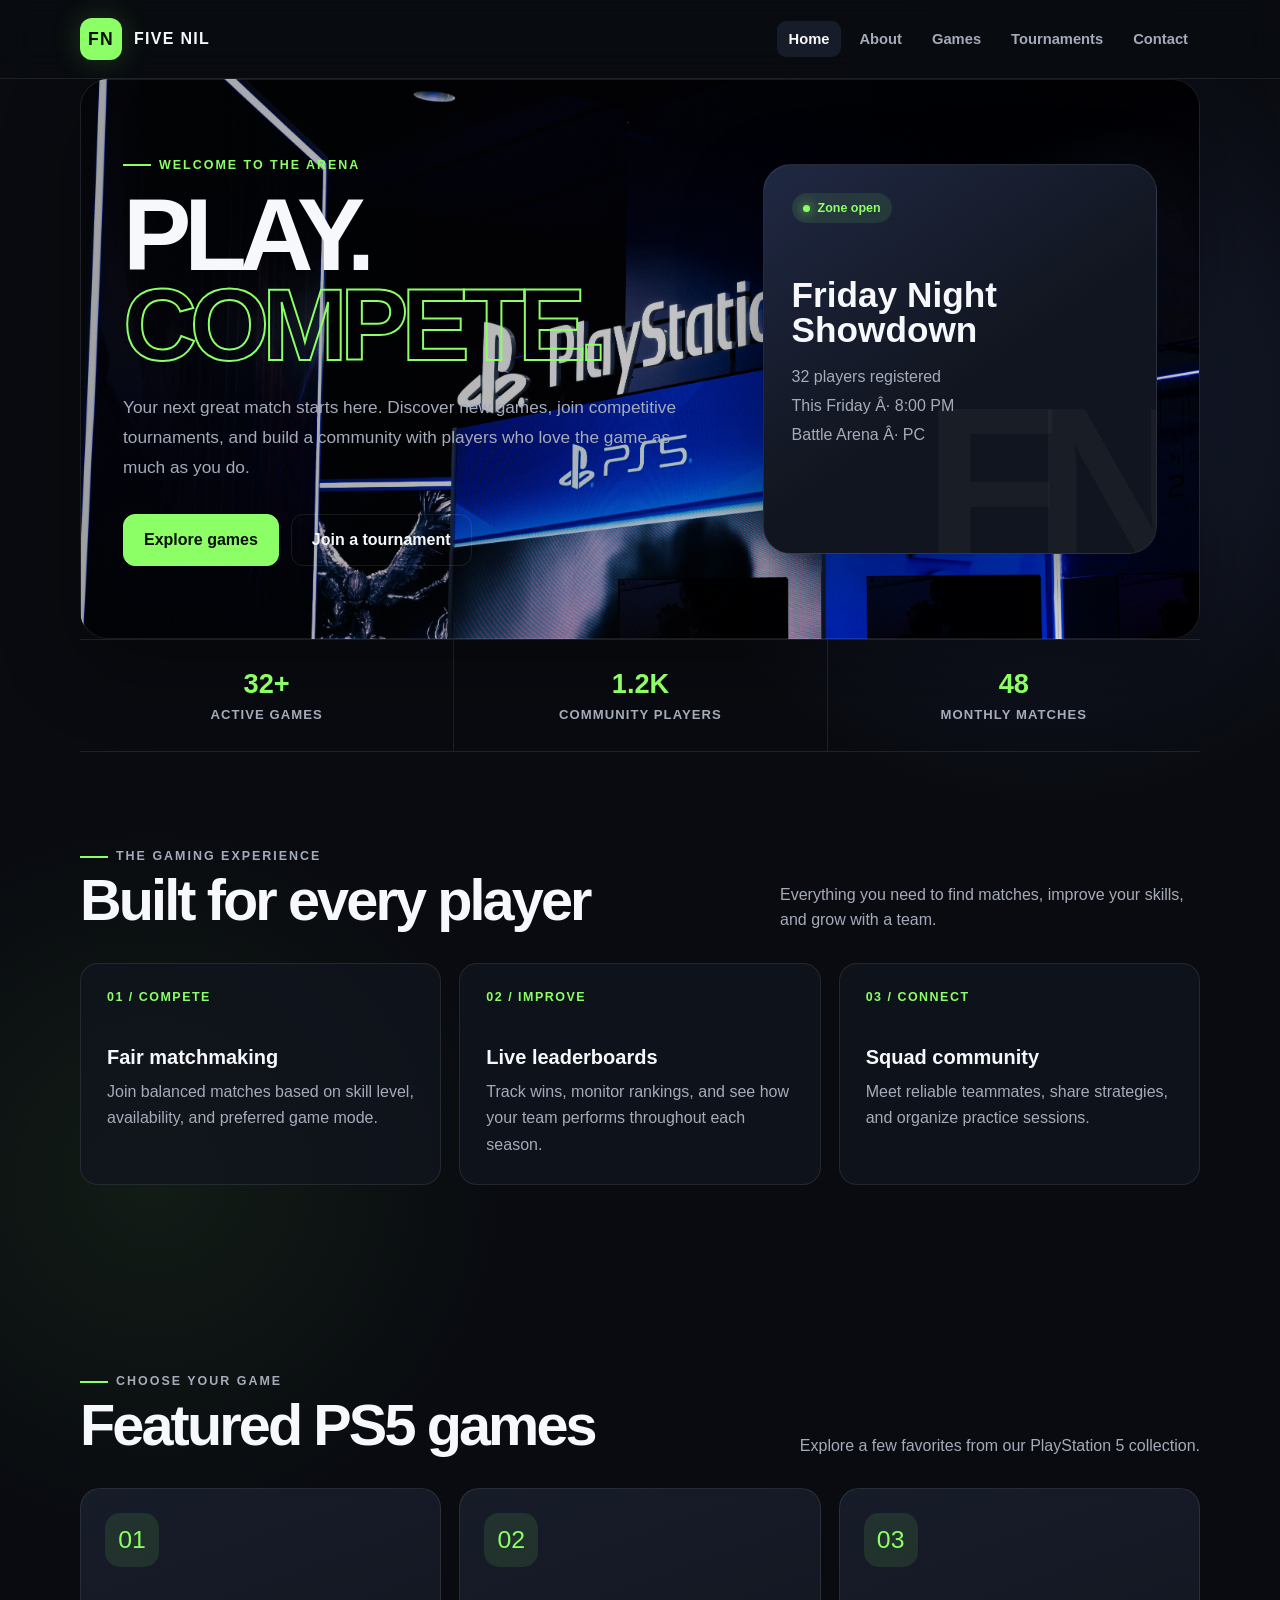
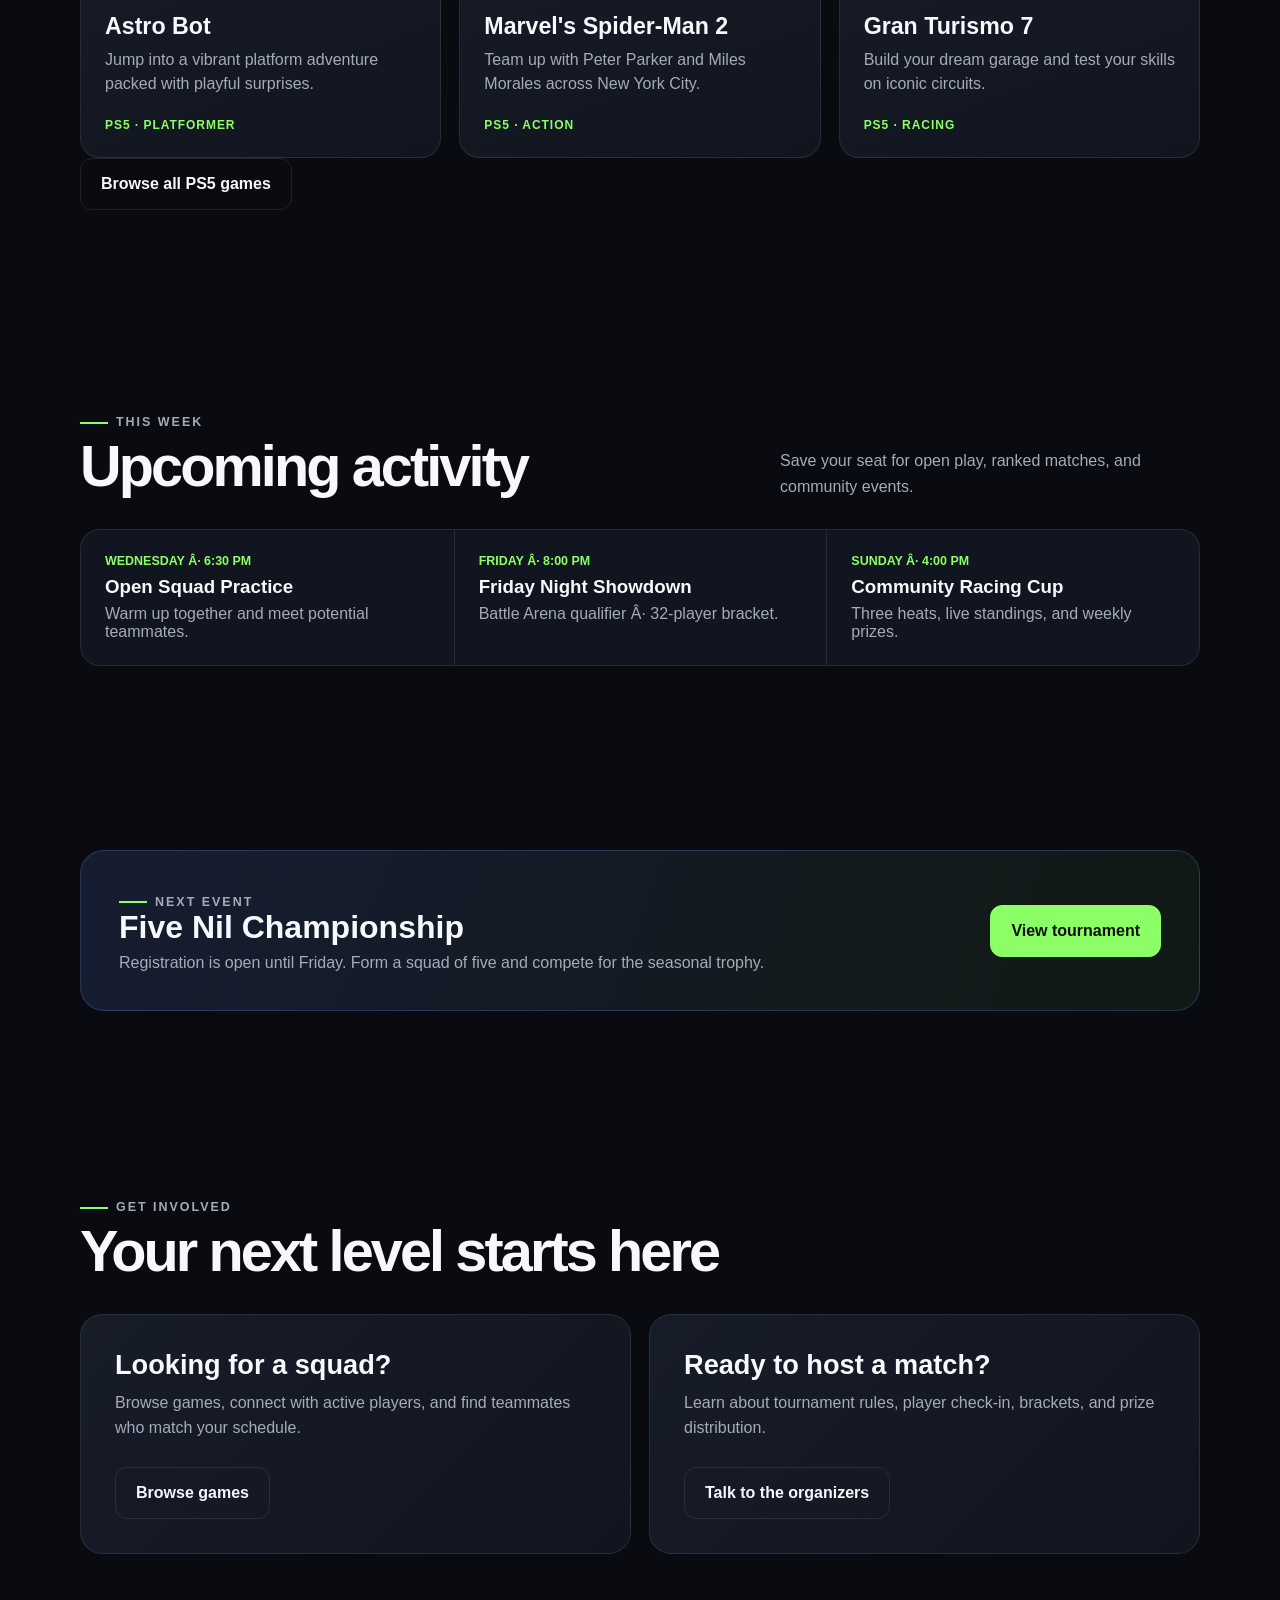
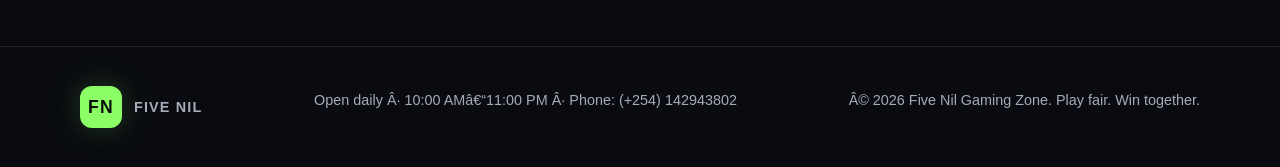
<file: gaming-hub/HTML-CSS/index.html>
<!DOCTYPE html>
<html lang="en">
<head>
    <meta charset="UTF-8">
    <meta name="viewport" content="width=device-width, initial-scale=1.0">
    <meta name="description" content="Five Nil Gaming Zone - play, compete, and connect with gamers.">
    <meta name="theme-color" content="#090b10">
    <title>Five Nil Gaming Zone</title>
    <link rel="icon" type="image/svg+xml" href="app-icon.svg">
    <link rel="manifest" href="site.webmanifest">
    <link rel="stylesheet" href="index.css">
    <link rel="stylesheet" href="uix.css">
    <link rel="stylesheet" href="interaction.css">
</head>
<body>
    <header>
        <div class="container nav">
            <a class="brand" href="index.html" aria-label="Five Nil Gaming Zone home">
                <span class="brand-mark">FN</span>
                <span>Five Nil</span>
            </a>
            <nav aria-label="Primary navigation">
                <ul>
                    <li><a href="index.html" aria-current="page">Home</a></li>
                    <li><a href="about.html">About</a></li>
                    <li><a href="games.html">Games</a></li>
                    <li><a href="tournaments.html">Tournaments</a></li>
                    <li><a href="contact.html">Contact</a></li>
                </ul>
            </nav>
        </div>
    </header>

    <main>
        <section class="container hero" aria-labelledby="welcome-heading">
            <div>
                <p class="eyebrow">Welcome to the arena</p>
                <h1 id="welcome-heading">Play.<span> Compete.</span></h1>
                <p class="hero-copy">
                    Your next great match starts here. Discover new games, join competitive tournaments,
                    and build a community with players who love the game as much as you do.
                </p>
                <div class="actions">
                    <a class="button button-primary" href="games.html">Explore games</a>
                    <a class="button" href="tournaments.html">Join a tournament</a>
                </div>
            </div>

            <aside class="hero-panel" aria-label="Featured gaming zone">
                <div class="panel-content">
                    <span class="live-label">Zone open</span>
                    <div class="match-card">
                        <h2>Friday Night Showdown</h2>
                        <p class="match-meta">
                            32 players registered<br>
                            This Friday Â· 8:00 PM<br>
                            Battle Arena Â· PC
                        </p>
                    </div>
                </div>
            </aside>
        </section>

        <div class="container stats" aria-label="Gaming zone statistics">
            <div class="stat"><strong>32+</strong><span>Active games</span></div>
            <div class="stat"><strong>1.2K</strong><span>Community players</span></div>
            <div class="stat"><strong>48</strong><span>Monthly matches</span></div>
        </div>

        <section class="container section" aria-labelledby="features-heading">
            <div class="section-heading">
                <div>
                    <p class="eyebrow">The gaming experience</p>
                    <h2 id="features-heading">Built for every player</h2>
                </div>
                <p>Everything you need to find matches, improve your skills, and grow with a team.</p>
            </div>

            <div class="feature-grid">
                <article class="feature-card">
                    <span class="feature-number">01 / COMPETE</span>
                    <h3>Fair matchmaking</h3>
                    <p>Join balanced matches based on skill level, availability, and preferred game mode.</p>
                </article>
                <article class="feature-card">
                    <span class="feature-number">02 / IMPROVE</span>
                    <h3>Live leaderboards</h3>
                    <p>Track wins, monitor rankings, and see how your team performs throughout each season.</p>
                </article>
                <article class="feature-card">
                    <span class="feature-number">03 / CONNECT</span>
                    <h3>Squad community</h3>
                    <p>Meet reliable teammates, share strategies, and organize practice sessions.</p>
                </article>
            </div>
        </section>

        <section class="container section" aria-labelledby="popular-heading">
            <div class="section-heading">
                <div>
                    <p class="eyebrow">Choose your game</p>
                    <h2 id="popular-heading">Featured PS5 games</h2>
                </div>
                <p>Explore a few favorites from our PlayStation 5 collection.</p>
            </div>

            <div class="game-grid">
                <article class="game-card">
                    <span class="game-icon" aria-hidden="true">01</span>
                    <div>
                        <h3>Astro Bot</h3>
                        <p>Jump into a vibrant platform adventure packed with playful surprises.</p>
                        <span class="game-tag">PS5 · Platformer</span>
                    </div>
                </article>
                <article class="game-card">
                    <span class="game-icon" aria-hidden="true">02</span>
                    <div>
                        <h3>Marvel's Spider-Man 2</h3>
                        <p>Team up with Peter Parker and Miles Morales across New York City.</p>
                        <span class="game-tag">PS5 · Action</span>
                    </div>
                </article>
                <article class="game-card">
                    <span class="game-icon" aria-hidden="true">03</span>
                    <div>
                        <h3>Gran Turismo 7</h3>
                        <p>Build your dream garage and test your skills on iconic circuits.</p>
                        <span class="game-tag">PS5 · Racing</span>
                    </div>
                </article>
            </div>
            <p><a class="button" href="games.html">Browse all PS5 games</a></p>
        </section>

        <section class="container section" aria-labelledby="schedule-heading">
            <div class="section-heading">
                <div>
                    <p class="eyebrow">This week</p>
                    <h2 id="schedule-heading">Upcoming activity</h2>
                </div>
                <p>Save your seat for open play, ranked matches, and community events.</p>
            </div>

            <div class="schedule">
                <article class="schedule-item">
                    <span class="schedule-time">Wednesday Â· 6:30 PM</span>
                    <h3>Open Squad Practice</h3>
                    <p>Warm up together and meet potential teammates.</p>
                </article>
                <article class="schedule-item">
                    <span class="schedule-time">Friday Â· 8:00 PM</span>
                    <h3>Friday Night Showdown</h3>
                    <p>Battle Arena qualifier Â· 32-player bracket.</p>
                </article>
                <article class="schedule-item">
                    <span class="schedule-time">Sunday Â· 4:00 PM</span>
                    <h3>Community Racing Cup</h3>
                    <p>Three heats, live standings, and weekly prizes.</p>
                </article>
            </div>
        </section>

        <section class="container section" aria-labelledby="tournament-heading">
            <div class="tournament">
                <div>
                    <p class="eyebrow">Next event</p>
                    <h2 id="tournament-heading">Five Nil Championship</h2>
                    <p>Registration is open until Friday. Form a squad of five and compete for the seasonal trophy.</p>
                </div>
                <a class="button button-primary" href="tournaments.html">View tournament</a>
            </div>
        </section>

        <section class="container section" aria-labelledby="community-heading">
            <div class="section-heading">
                <div>
                    <p class="eyebrow">Get involved</p>
                    <h2 id="community-heading">Your next level starts here</h2>
                </div>
            </div>

            <div class="community">
                <article class="community-card">
                    <h3>Looking for a squad?</h3>
                    <p>Browse games, connect with active players, and find teammates who match your schedule.</p>
                    <a class="button" href="games.html">Browse games</a>
                </article>
                <article class="community-card">
                    <h3>Ready to host a match?</h3>
                    <p>Learn about tournament rules, player check-in, brackets, and prize distribution.</p>
                    <a class="button" href="contact.html">Talk to the organizers</a>
                </article>
            </div>
        </section>
    </main>

    <footer>
        <div class="container footer-content">
            <a class="brand" href="index.html">
                <span class="brand-mark">FN</span>
                <span>Five Nil</span>
            </a>
            <p>Open daily Â· 10:00 AMâ€“11:00 PM Â· Phone: (+254) 142943802</p>
            <p>Â© 2026 Five Nil Gaming Zone. Play fair. Win together.</p>
        </div>
    </footer>
</body>
</html>
</file>
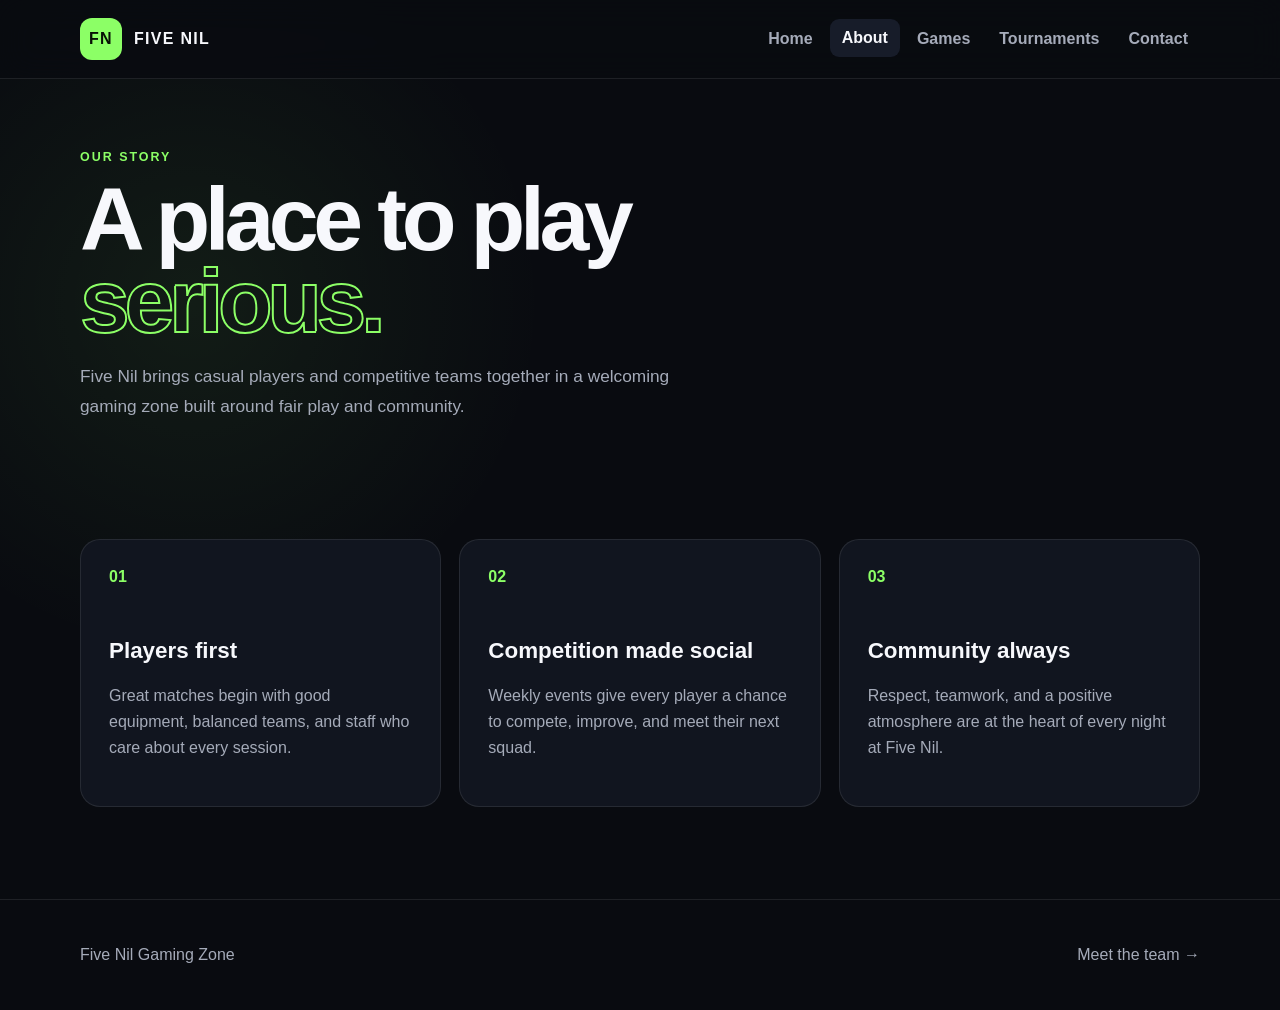
<file: gaming-hub/HTML-CSS/about.html>
<!DOCTYPE html>
<html lang="en">
<head>
    <meta charset="UTF-8">
    <meta name="viewport" content="width=device-width, initial-scale=1.0">
    <meta name="description" content="About Five Nil Gaming Zone.">
    <meta name="theme-color" content="#090b10">
    <title>About - Five Nil Gaming Zone</title>
    <link rel="icon" type="image/svg+xml" href="app-icon.svg">
    <link rel="manifest" href="site.webmanifest">
    <link rel="stylesheet" href="about.css">
    <link rel="stylesheet" href="uix.css">
    <link rel="stylesheet" href="interaction.css">
</head>
<body>
    <header class="site-header">
        <div class="container nav">
            <a class="brand" href="index.html"><span class="brand-mark">FN</span><span>Five Nil</span></a>
            <nav aria-label="Main navigation"><a href="index.html">Home</a><a class="active" href="about.html" aria-current="page">About</a><a href="games.html">Games</a><a href="tournaments.html">Tournaments</a><a href="contact.html">Contact</a></nav>
        </div>
    </header>
    <main>
        <section class="container hero">
            <p class="eyebrow">Our story</p>
            <h1>A place to play <span>serious.</span></h1>
            <p class="lead">Five Nil brings casual players and competitive teams together in a welcoming gaming zone built around fair play and community.</p>
        </section>
        <section class="container story">
            <article><span>01</span><h2>Players first</h2><p>Great matches begin with good equipment, balanced teams, and staff who care about every session.</p></article>
            <article><span>02</span><h2>Competition made social</h2><p>Weekly events give every player a chance to compete, improve, and meet their next squad.</p></article>
            <article><span>03</span><h2>Community always</h2><p>Respect, teamwork, and a positive atmosphere are at the heart of every night at Five Nil.</p></article>
        </section>
    </main>
    <footer><div class="container footer-content"><span>Five Nil Gaming Zone</span><a href="contact.html">Meet the team →</a></div></footer>
</body>
</html>
</file>
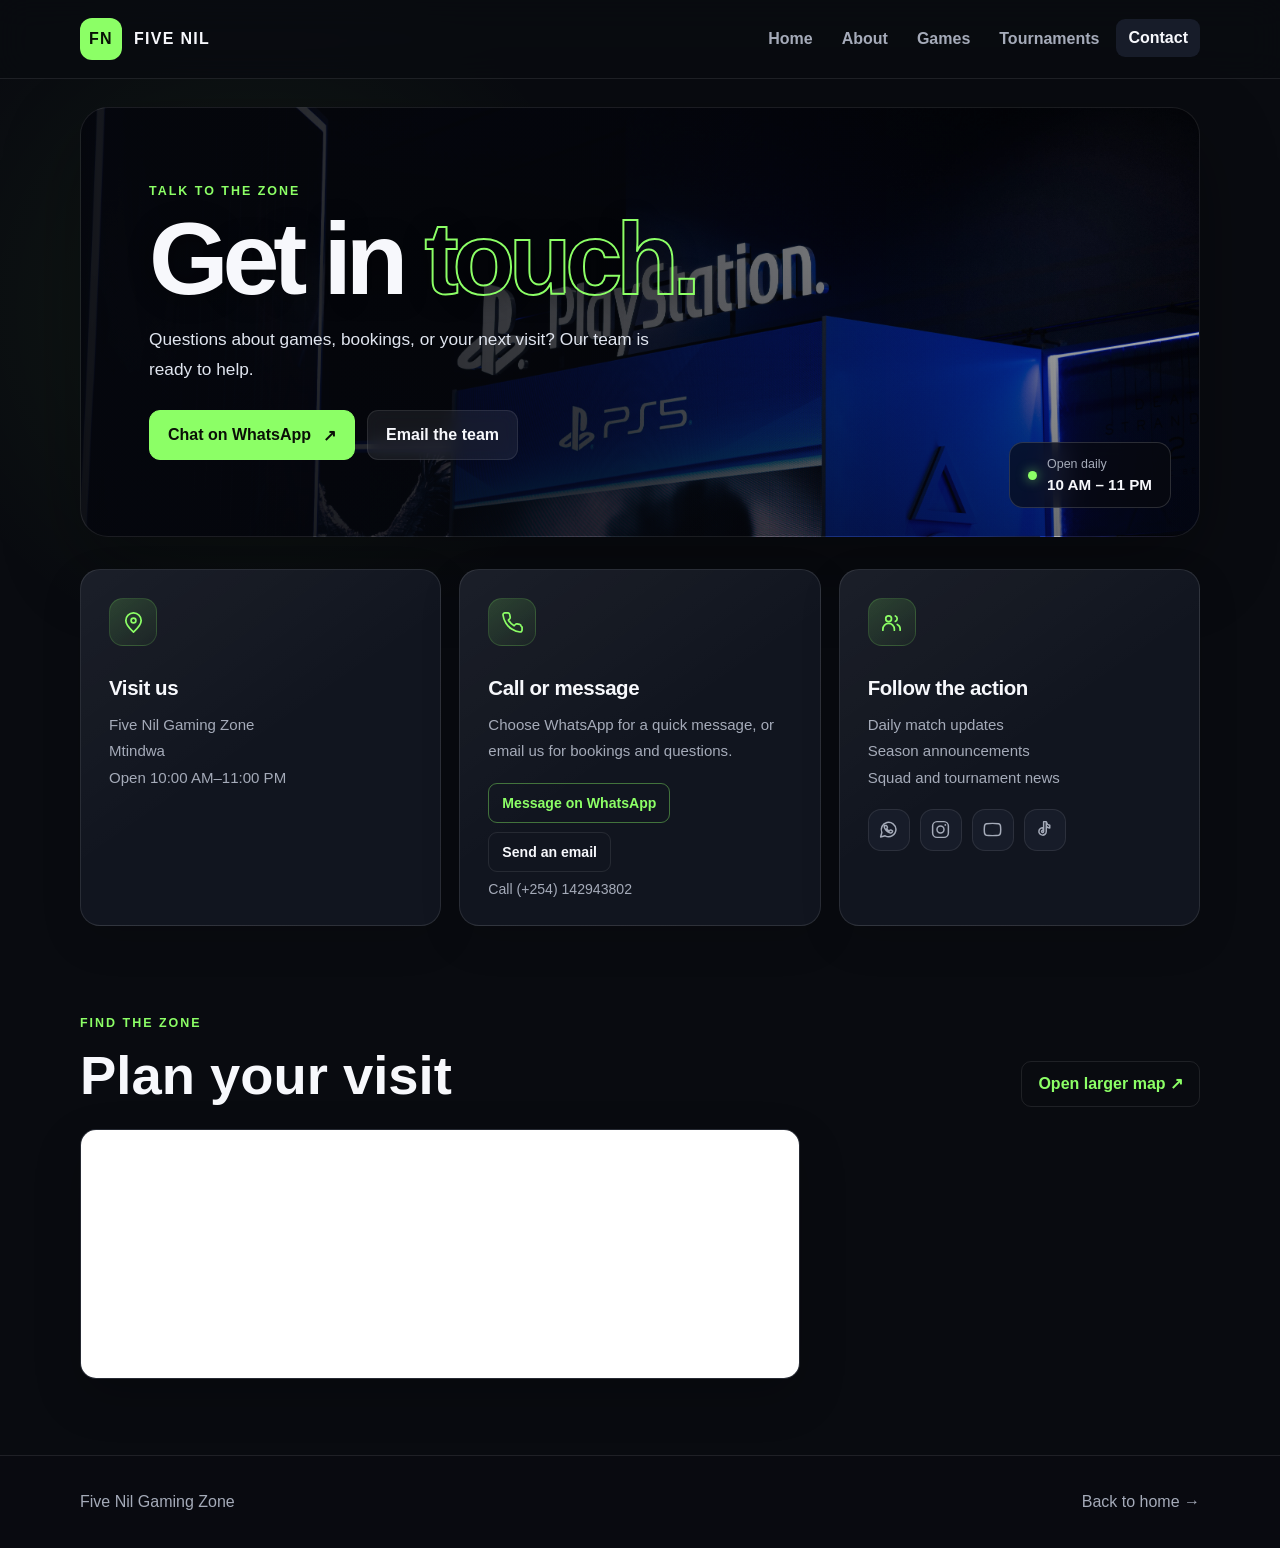
<file: gaming-hub/HTML-CSS/contact.html>
<!DOCTYPE html>
<html lang="en">
<head>
    <meta charset="UTF-8">
    <meta name="viewport" content="width=device-width, initial-scale=1.0">
    <meta name="description" content="Contact Five Nil Gaming Zone.">
    <meta name="theme-color" content="#090b10">
    <title>Contact - Five Nil Gaming Zone</title>
    <link rel="icon" type="image/svg+xml" href="app-icon.svg">
    <link rel="manifest" href="site.webmanifest">
    <link rel="stylesheet" href="contact.css">
    <link rel="stylesheet" href="uix.css">
    <link rel="stylesheet" href="interaction.css">
</head>
<body>
    <header class="site-header">
        <div class="container nav">
            <a class="brand" href="index.html"><span class="brand-mark">FN</span><span>Five Nil</span></a>
            <nav aria-label="Main navigation"><a href="index.html">Home</a><a href="about.html">About</a><a href="games.html">Games</a><a href="tournaments.html">Tournaments</a><a class="active" href="contact.html" aria-current="page">Contact</a></nav>
        </div>
    </header>
    <main>
        <section class="container hero">
            <div class="hero-content">
                <p class="eyebrow">Talk to the zone</p>
                <h1>Get in <span>touch.</span></h1>
                <p class="lead">Questions about games, bookings, or your next visit? Our team is ready to help.</p>
                <div class="hero-actions">
                    <a class="hero-button primary-button" href="https://wa.me/254142943802?text=Hello%20Five%20Nil%20Gaming%20Zone" target="_blank" rel="noopener noreferrer">Chat on WhatsApp <span aria-hidden="true">↗</span></a>
                    <a class="hero-button secondary-button" href="mailto:oduorelvince3@gmail.com">Email the team</a>
                </div>
            </div>
            <div class="hero-note"><span class="online-dot"></span><span>Open daily</span><strong>10 AM – 11 PM</strong></div>
        </section>
        <section class="container contact-grid" aria-label="Contact details">
            <article>
                <span class="icon" aria-hidden="true">
                    <svg viewBox="0 0 24 24" fill="none" stroke="currentColor" stroke-width="1.8" stroke-linecap="round" stroke-linejoin="round"><path d="M20 10c0 5-8 12-8 12S4 15 4 10a8 8 0 1 1 16 0Z"/><circle cx="12" cy="10" r="2.5"/></svg>
                </span>
                <h2>Visit us</h2>
                <p>Five Nil Gaming Zone<br>Mtindwa<br>Open 10:00 AM–11:00 PM</p>
            </article>
            <article>
                <span class="icon" aria-hidden="true">
                    <svg viewBox="0 0 24 24" fill="none" stroke="currentColor" stroke-width="1.8" stroke-linecap="round" stroke-linejoin="round"><path d="M22 16.9v3a2 2 0 0 1-2.2 2 19.8 19.8 0 0 1-8.6-3.1 19.4 19.4 0 0 1-6-6A19.8 19.8 0 0 1 2.1 4.2 2 2 0 0 1 4.1 2h3a2 2 0 0 1 2 1.7l.5 2.7a2 2 0 0 1-.6 1.7L7.7 9.4a16 16 0 0 0 6 6l1.3-1.3a2 2 0 0 1 1.7-.6l2.7.5a2 2 0 0 1 1.6 1.9Z"/></svg>
                </span>
                <h2>Call or message</h2>
                <p>Choose WhatsApp for a quick message, or email us for bookings and questions.</p>
                <div class="contact-actions">
                    <a class="contact-link message-link" href="https://wa.me/254142943802?text=Hello%20Five%20Nil%20Gaming%20Zone" target="_blank" rel="noopener noreferrer">Message on WhatsApp</a>
                    <a class="contact-link" href="mailto:oduorelvince3@gmail.com">Send an email</a>
                    <a class="contact-phone" href="tel:+254142943802">Call (+254) 142943802</a>
                </div>
            </article>
            <article>
                <span class="icon" aria-hidden="true">
                    <svg viewBox="0 0 24 24" fill="none" stroke="currentColor" stroke-width="1.8" stroke-linecap="round" stroke-linejoin="round"><circle cx="9" cy="8" r="3"/><path d="M3 20v-1a6 6 0 0 1 12 0v1M16 5.2a3 3 0 0 1 0 5.6M18 14a5 5 0 0 1 3 4.6V20"/></svg>
                </span>
                <h2>Follow the action</h2>
                <p>Daily match updates<br>Season announcements<br>Squad and tournament news</p>
                <div class="social-links" aria-label="Follow Five Nil Gaming Zone">
                    <a class="social-link" href="https://wa.me/254142943802" target="_blank" rel="noopener noreferrer" aria-label="WhatsApp">
                        <svg viewBox="0 0 24 24" aria-hidden="true"><path d="M20.5 11.8a8.4 8.4 0 0 1-12.4 7.4L3 20.5l1.4-5a8.4 8.4 0 1 1 16.1-3.7Z"/><path d="M8.2 7.8c.2-.5.5-.5.8-.5h.5c.2 0 .4.1.5.4l.8 1.8c.1.2.1.4-.1.6l-.6.7c-.2.2-.2.4 0 .6.6 1 1.4 1.8 2.4 2.3.2.1.4.1.6-.1l.8-.9c.2-.2.4-.3.7-.2l1.7.8c.3.1.4.3.4.5 0 .3-.2 1.1-.7 1.5-.5.5-1.1.7-1.8.6-.8-.1-1.8-.5-2.9-1.2-1.5-1-2.7-2.4-3.4-3.6-.7-1.2-.9-2.1-.8-2.7.1-.4.4-.8.7-1.1Z"/></svg>
                    </a>
                    <a class="social-link" href="https://www.instagram.com/" target="_blank" rel="noopener noreferrer" aria-label="Instagram">
                        <svg viewBox="0 0 24 24" aria-hidden="true"><rect x="3" y="3" width="18" height="18" rx="5"/><circle cx="12" cy="12" r="4"/><circle class="icon-fill" cx="17.5" cy="6.8" r="1"/></svg>
                    </a>
                    <a class="social-link" href="https://www.youtube.com/" target="_blank" rel="noopener noreferrer" aria-label="YouTube">
                        <svg viewBox="0 0 24 24" aria-hidden="true"><path d="M21 7.4a2.8 2.8 0 0 0-2-2C17.3 5 12 5 12 5s-5.3 0-7 .4a2.8 2.8 0 0 0-2 2A29 29 0 0 0 2.6 12a29 29 0 0 0 .4 4.6 2.8 2.8 0 0 0 2 2c1.7.4 7 .4 7 .4s5.3 0 7-.4a2.8 2.8 0 0 0 2-2 29 29 0 0 0 .4-4.6 29 29 0 0 0-.4-4.6Z"/><path class="icon-cutout" d="m10 15.5 5-3.5-5-3.5z"/></svg>
                    </a>
                    <a class="social-link" href="https://www.tiktok.com/" target="_blank" rel="noopener noreferrer" aria-label="TikTok">
                        <svg viewBox="0 0 24 24" aria-hidden="true"><path d="M14 3v11.2a4.2 4.2 0 1 1-3.5-4.1v3.2a1.2 1.2 0 1 0 .5 1V3h3c.3 2.2 1.6 3.8 4 4.2v3.1A8 8 0 0 1 14 8.5"/></svg>
                    </a>
                </div>
            </article>
        </section>
        <section class="container map-section" aria-labelledby="location-heading">
            <div class="section-heading">
                <div>
                    <p class="eyebrow">Find the zone</p>
                    <h2 id="location-heading">Plan your visit</h2>
                </div>
                <a class="map-link" href="https://www.openstreetmap.org/export/embed.html?bbox=-0.1320%2C51.5055%2C-0.1260%2C51.5085&amp;layer=mapnik" target="_blank" rel="noopener noreferrer">Open larger map ↗</a>
            </div>
            <div class="map-card">
                <iframe
                    title="Map showing the location of Five Nil Gaming Zone"
                    src="https://www.openstreetmap.org/export/embed.html?bbox=-0.1320%2C51.5055%2C-0.1260%2C51.5085&amp;layer=mapnik&amp;marker=51.5070%2C-0.1290"
                    loading="lazy"
                    referrerpolicy="no-referrer">
                </iframe>
            </div>
        </section>
    </main>
    <footer><div class="container footer-content"><span>Five Nil Gaming Zone</span><a href="index.html">Back to home →</a></div></footer>
</body>
</html>
</file>
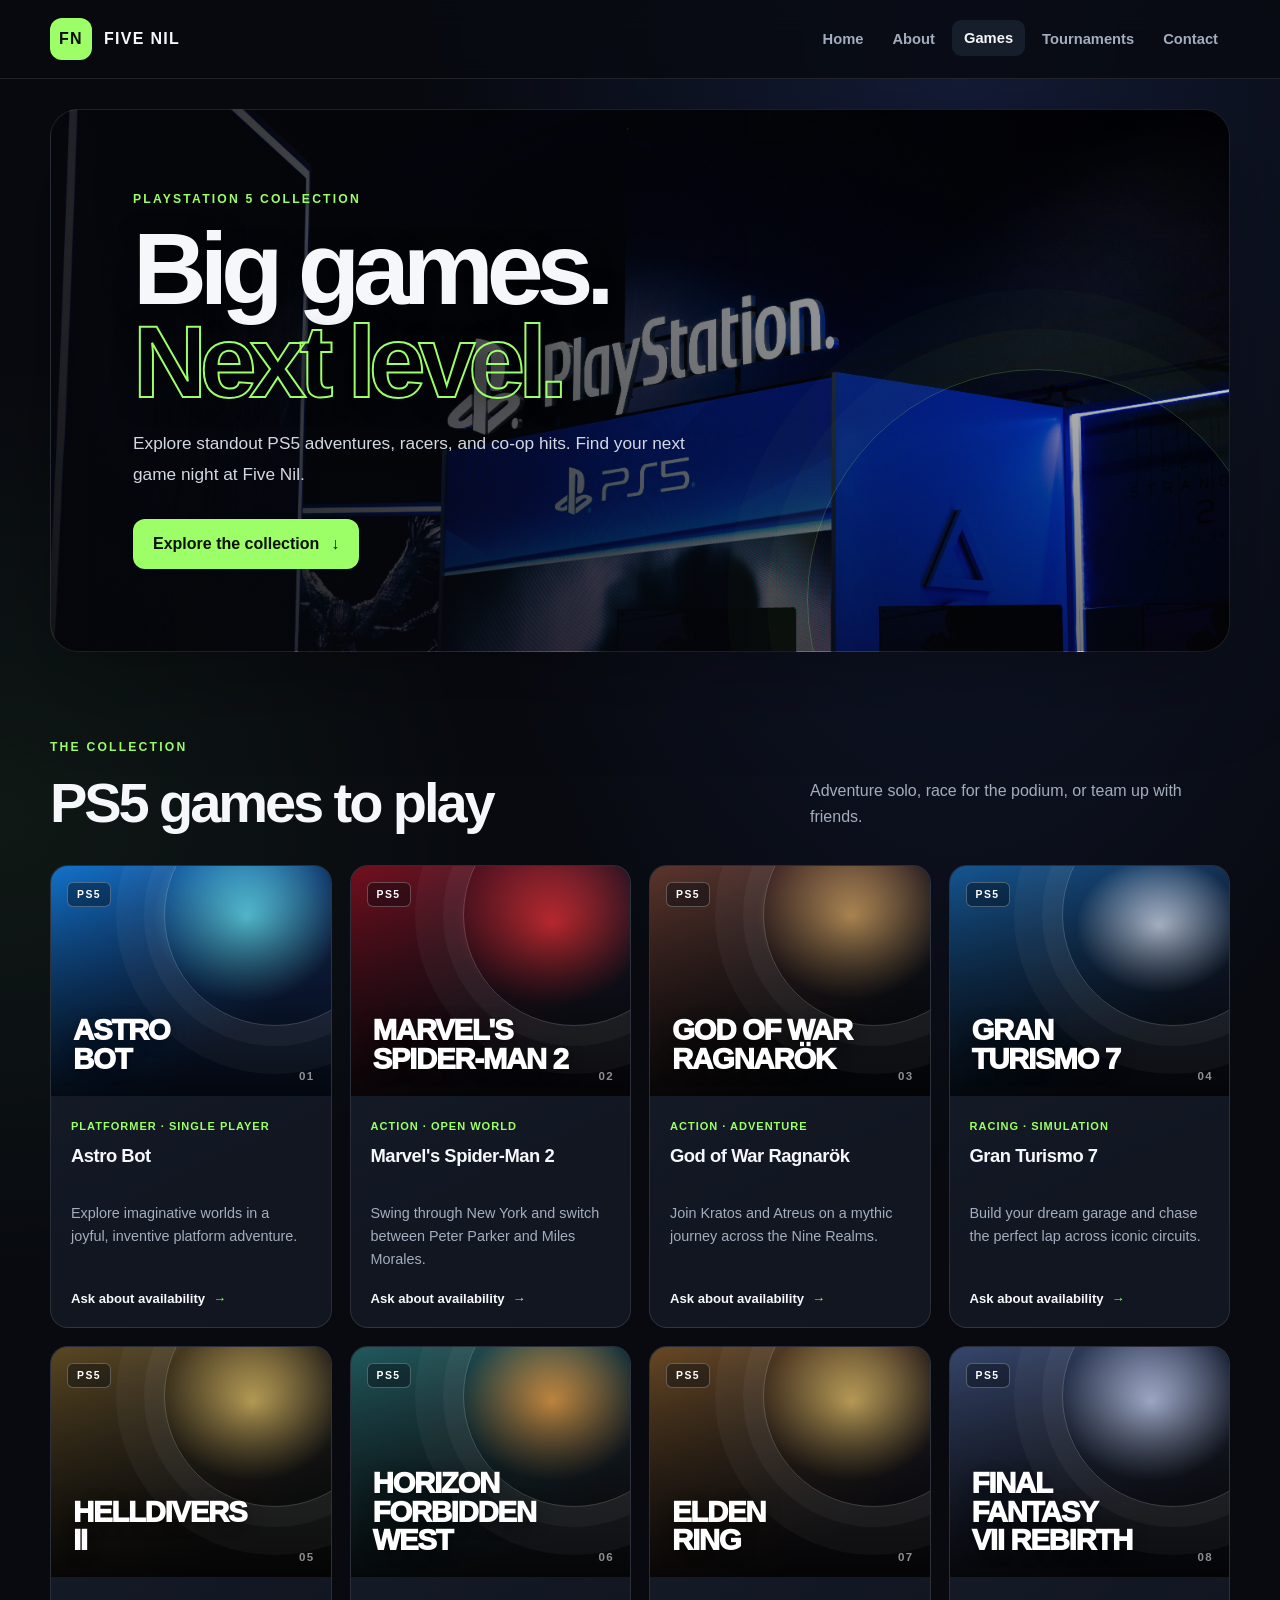
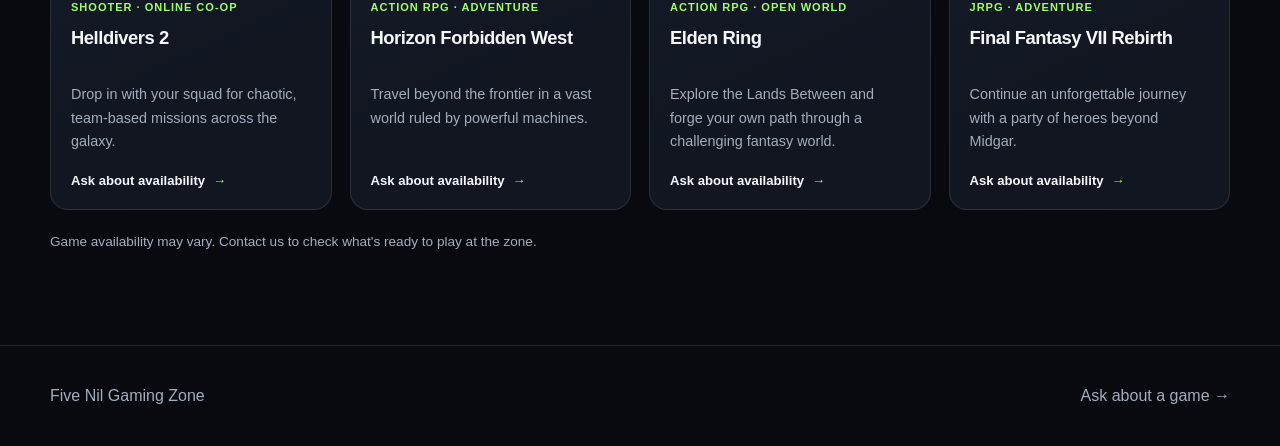
<file: gaming-hub/HTML-CSS/games.html>
<!DOCTYPE html>
<html lang="en">
<head>
    <meta charset="UTF-8">
    <meta name="viewport" content="width=device-width, initial-scale=1.0">
    <meta name="description" content="Explore games at Five Nil Gaming Zone.">
    <meta name="theme-color" content="#090b10">
    <title>Games - Five Nil Gaming Zone</title>
    <link rel="icon" type="image/svg+xml" href="app-icon.svg">
    <link rel="manifest" href="site.webmanifest">
    <link rel="stylesheet" href="games.css">
    <link rel="stylesheet" href="uix.css">
    <link rel="stylesheet" href="interaction.css">
</head>
<body>
    <header class="site-header">
        <div class="container nav">
            <a class="brand" href="index.html"><span class="brand-mark">FN</span><span>Five Nil</span></a>
            <nav aria-label="Main navigation"><a href="index.html">Home</a><a href="about.html">About</a><a class="active" href="games.html" aria-current="page">Games</a><a href="tournaments.html">Tournaments</a><a href="contact.html">Contact</a></nav>
        </div>
    </header>
    <main>
        <section class="container hero" aria-labelledby="games-heading">
            <p class="eyebrow">PlayStation 5 collection</p>
            <h1 id="games-heading">Big games.<br><span>Next level.</span></h1>
            <p class="lead">Explore standout PS5 adventures, racers, and co-op hits. Find your next game night at Five Nil.</p>
            <a class="button primary" href="#ps5-library">Explore the collection <span aria-hidden="true">↓</span></a>
        </section>
        <section class="container library-section" id="ps5-library" aria-labelledby="library-heading">
            <div class="library-heading">
                <div>
                    <p class="eyebrow">The collection</p>
                    <h2 id="library-heading">PS5 games to play</h2>
                </div>
                <p>Adventure solo, race for the podium, or team up with friends.</p>
            </div>
            <div class="catalog-grid">
                <article class="ps5-card">
                    <div class="cover-art cover-astro"><span class="cover-platform">PS5</span><span class="cover-title">ASTRO<br>BOT</span><span class="cover-index">01</span></div>
                    <div class="card-info"><span class="genre">Platformer · Single player</span><h3>Astro Bot</h3><p>Explore imaginative worlds in a joyful, inventive platform adventure.</p><a href="contact.html">Ask about availability <span aria-hidden="true">→</span></a></div>
                </article>
                <article class="ps5-card">
                    <div class="cover-art cover-spider"><span class="cover-platform">PS5</span><span class="cover-title">MARVEL'S<br>SPIDER-MAN 2</span><span class="cover-index">02</span></div>
                    <div class="card-info"><span class="genre">Action · Open world</span><h3>Marvel's Spider-Man 2</h3><p>Swing through New York and switch between Peter Parker and Miles Morales.</p><a href="contact.html">Ask about availability <span aria-hidden="true">→</span></a></div>
                </article>
                <article class="ps5-card">
                    <div class="cover-art cover-god"><span class="cover-platform">PS5</span><span class="cover-title">GOD OF WAR<br>RAGNARÖK</span><span class="cover-index">03</span></div>
                    <div class="card-info"><span class="genre">Action · Adventure</span><h3>God of War Ragnarök</h3><p>Join Kratos and Atreus on a mythic journey across the Nine Realms.</p><a href="contact.html">Ask about availability <span aria-hidden="true">→</span></a></div>
                </article>
                <article class="ps5-card">
                    <div class="cover-art cover-gt"><span class="cover-platform">PS5</span><span class="cover-title">GRAN<br>TURISMO 7</span><span class="cover-index">04</span></div>
                    <div class="card-info"><span class="genre">Racing · Simulation</span><h3>Gran Turismo 7</h3><p>Build your dream garage and chase the perfect lap across iconic circuits.</p><a href="contact.html">Ask about availability <span aria-hidden="true">→</span></a></div>
                </article>
                <article class="ps5-card">
                    <div class="cover-art cover-helldivers"><span class="cover-platform">PS5</span><span class="cover-title">HELLDIVERS<br>II</span><span class="cover-index">05</span></div>
                    <div class="card-info"><span class="genre">Shooter · Online co-op</span><h3>Helldivers 2</h3><p>Drop in with your squad for chaotic, team-based missions across the galaxy.</p><a href="contact.html">Ask about availability <span aria-hidden="true">→</span></a></div>
                </article>
                <article class="ps5-card">
                    <div class="cover-art cover-horizon"><span class="cover-platform">PS5</span><span class="cover-title">HORIZON<br>FORBIDDEN WEST</span><span class="cover-index">06</span></div>
                    <div class="card-info"><span class="genre">Action RPG · Adventure</span><h3>Horizon Forbidden West</h3><p>Travel beyond the frontier in a vast world ruled by powerful machines.</p><a href="contact.html">Ask about availability <span aria-hidden="true">→</span></a></div>
                </article>
                <article class="ps5-card">
                    <div class="cover-art cover-elden"><span class="cover-platform">PS5</span><span class="cover-title">ELDEN<br>RING</span><span class="cover-index">07</span></div>
                    <div class="card-info"><span class="genre">Action RPG · Open world</span><h3>Elden Ring</h3><p>Explore the Lands Between and forge your own path through a challenging fantasy world.</p><a href="contact.html">Ask about availability <span aria-hidden="true">→</span></a></div>
                </article>
                <article class="ps5-card">
                    <div class="cover-art cover-ff"><span class="cover-platform">PS5</span><span class="cover-title">FINAL FANTASY<br>VII REBIRTH</span><span class="cover-index">08</span></div>
                    <div class="card-info"><span class="genre">JRPG · Adventure</span><h3>Final Fantasy VII Rebirth</h3><p>Continue an unforgettable journey with a party of heroes beyond Midgar.</p><a href="contact.html">Ask about availability <span aria-hidden="true">→</span></a></div>
                </article>
            </div>
            <p class="availability-note">Game availability may vary. Contact us to check what's ready to play at the zone.</p>
        </section>
    </main>
    <footer><div class="container footer-content"><span>Five Nil Gaming Zone</span><a href="contact.html">Ask about a game →</a></div></footer>
</body>
</html>
</file>
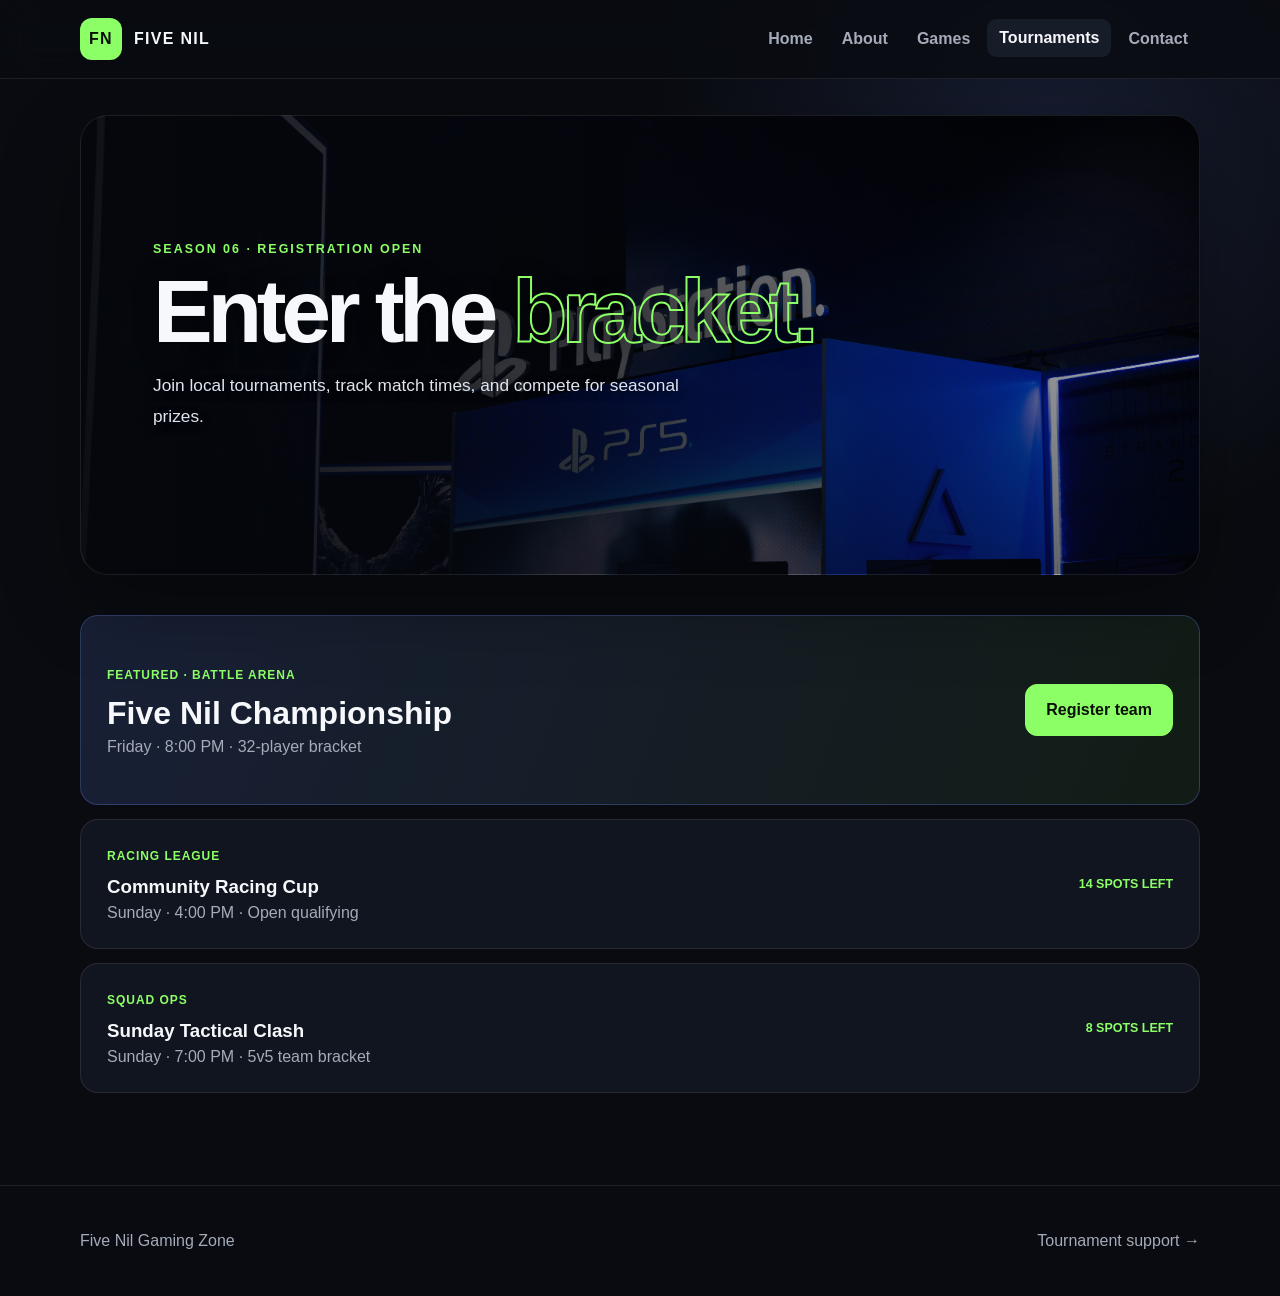
<file: gaming-hub/HTML-CSS/tournaments.html>
<!DOCTYPE html>
<html lang="en">
<head>
    <meta charset="UTF-8">
    <meta name="viewport" content="width=device-width, initial-scale=1.0">
    <meta name="description" content="Compete in Five Nil Gaming Zone tournaments.">
    <meta name="theme-color" content="#090b10">
    <title>Tournaments - Five Nil Gaming Zone</title>
    <link rel="icon" type="image/svg+xml" href="app-icon.svg">
    <link rel="manifest" href="site.webmanifest">
    <link rel="stylesheet" href="tournaments.css">
    <link rel="stylesheet" href="uix.css">
    <link rel="stylesheet" href="interaction.css">
</head>
<body>
    <header class="site-header">
        <div class="container nav">
            <a class="brand" href="index.html"><span class="brand-mark">FN</span><span>Five Nil</span></a>
            <nav aria-label="Main navigation"><a href="index.html">Home</a><a href="about.html">About</a><a href="games.html">Games</a><a class="active" href="tournaments.html" aria-current="page">Tournaments</a><a href="contact.html">Contact</a></nav>
        </div>
    </header>
    <main>
        <section class="container hero"><p class="eyebrow">Season 06 · Registration open</p><h1>Enter the <span>bracket.</span></h1><p class="lead">Join local tournaments, track match times, and compete for seasonal prizes.</p></section>
        <section class="container event-list" aria-label="Upcoming tournaments">
            <article class="featured"><div><span class="tag">Featured · Battle Arena</span><h2>Five Nil Championship</h2><p>Friday · 8:00 PM · 32-player bracket</p></div><a class="button primary" href="contact.html">Register team</a></article>
            <article><div><span class="tag">Racing League</span><h3>Community Racing Cup</h3><p>Sunday · 4:00 PM · Open qualifying</p></div><span class="spots">14 spots left</span></article>
            <article><div><span class="tag">Squad Ops</span><h3>Sunday Tactical Clash</h3><p>Sunday · 7:00 PM · 5v5 team bracket</p></div><span class="spots">8 spots left</span></article>
        </section>
    </main>
    <footer><div class="container footer-content"><span>Five Nil Gaming Zone</span><a href="contact.html">Tournament support →</a></div></footer>
</body>
</html>
</file>
<file: gaming-hub/HTML-CSS/index.css>
:root {
            --bg: #090b10;
            --surface: #11151f;
            --surface-soft: #171c29;
            --text: #f7f8fc;
            --muted: #a5abb9;
            --accent: #8cff66;
            --accent-blue: #6c8cff;
            --border: rgba(255, 255, 255, 0.09);
        }

:focus-visible {
    outline: 3px solid var(--accent);
    outline-offset: 4px;
}

a,
button {
    -webkit-tap-highlight-color: transparent;
}

a:active,
button:active {
    transform: translateY(1px);
}

@media (prefers-reduced-motion: reduce) {
    html {
        scroll-behavior: auto;
    }

    *,
    *::before,
    *::after {
        transition-duration: 0.01ms !important;
        animation-duration: 0.01ms !important;
        animation-iteration-count: 1 !important;
    }
}

        * {
            box-sizing: border-box;
        }

        html {
            scroll-behavior: smooth;
        }

        body {
            margin: 0;
            min-height: 100vh;
            font-family: Inter, "Segoe UI", Arial, sans-serif;
            color: var(--text);
            background:
                radial-gradient(circle at 82% 12%, rgba(108, 140, 255, 0.16), transparent 25rem),
                radial-gradient(circle at 12% 35%, rgba(140, 255, 102, 0.07), transparent 22rem),
                var(--bg);
        }

        a {
            color: inherit;
            text-decoration: none;
        }

        .container {
            width: min(1120px, calc(100% - 40px));
            margin-inline: auto;
        }

        header {
            position: sticky;
            top: 0;
            z-index: 10;
            border-bottom: 1px solid var(--border);
            background: rgba(9, 11, 16, 0.82);
            backdrop-filter: blur(16px);
        }

        .nav {
            height: 78px;
            display: flex;
            align-items: center;
            justify-content: space-between;
            gap: 24px;
        }

        .brand {
            display: flex;
            align-items: center;
            gap: 12px;
            font-weight: 900;
            letter-spacing: 0.08em;
            text-transform: uppercase;
        }

        .brand-mark {
            display: grid;
            width: 42px;
            height: 42px;
            place-items: center;
            border-radius: 12px;
            color: #081006;
            background: var(--accent);
            box-shadow: 0 0 30px rgba(140, 255, 102, 0.2);
            font-size: 1.1rem;
        }

        nav ul {
            display: flex;
            gap: 6px;
            margin: 0;
            padding: 0;
            list-style: none;
        }

        nav a {
            display: block;
            padding: 10px 12px;
            border-radius: 9px;
            color: var(--muted);
            font-size: 0.92rem;
            font-weight: 700;
            transition: 180ms ease;
        }

        nav a:hover,
        nav a[aria-current="page"] {
            color: var(--text);
            background: var(--surface-soft);
        }

        main {
            overflow: hidden;
        }

        .hero {
            display: grid;
            grid-template-columns: 1.2fr 0.8fr;
            align-items: center;
            min-height: 560px;
            gap: 48px;
            padding: 64px 42px;
            border: 1px solid var(--border);
            border-radius: 28px;
            overflow: hidden;
            background:
                linear-gradient(90deg, rgba(5, 7, 13, 0.38), rgba(5, 7, 13, 0.12)),
                url("photos/lisk-obe-2wl8z4HjQYg-unsplash.jpg") center 46% / cover no-repeat;
            box-shadow: 0 28px 80px rgba(0, 0, 0, 0.32);
        }

        .eyebrow {
            display: inline-flex;
            align-items: center;
            gap: 8px;
            margin: 0 0 18px;
            color: var(--accent);
            font-size: 0.78rem;
            font-weight: 900;
            letter-spacing: 0.16em;
            text-transform: uppercase;
        }

        .eyebrow::before {
            content: "";
            width: 28px;
            height: 2px;
            background: var(--accent);
        }

        h1,
        h2,
        h3,
        p {
            margin-top: 0;
        }

        h1 {
            max-width: 760px;
            margin-bottom: 22px;
            font-size: clamp(3.4rem, 8vw, 6.8rem);
            line-height: 0.88;
            letter-spacing: -0.07em;
            text-transform: uppercase;
        }

        h1 span {
            color: transparent;
            -webkit-text-stroke: 2px var(--accent);
        }

        .hero-copy {
            max-width: 610px;
            margin-bottom: 32px;
            color: var(--muted);
            font-size: 1.08rem;
            line-height: 1.75;
        }

        .actions {
            display: flex;
            flex-wrap: wrap;
            gap: 12px;
        }

        .button {
            display: inline-flex;
            align-items: center;
            justify-content: center;
            min-height: 52px;
            padding: 0 20px;
            border: 1px solid var(--border);
            border-radius: 12px;
            font-weight: 900;
            transition: transform 180ms ease, border-color 180ms ease;
        }

        .button:hover {
            transform: translateY(-3px);
            border-color: rgba(255, 255, 255, 0.25);
        }

        .button-primary {
            color: #091007;
            background: var(--accent);
            border-color: var(--accent);
        }

        .hero-panel {
            position: relative;
            min-height: 390px;
            border: 1px solid var(--border);
            border-radius: 28px;
            background:
                linear-gradient(145deg, rgba(108, 140, 255, 0.16), transparent 55%),
                var(--surface);
            box-shadow: 0 30px 80px rgba(0, 0, 0, 0.35);
            overflow: hidden;
        }

        .hero-panel::after {
            content: "FN";
            position: absolute;
            right: -12px;
            bottom: -62px;
            color: rgba(255, 255, 255, 0.035);
            font-size: 14rem;
            font-weight: 900;
            letter-spacing: -0.12em;
        }

        .panel-content {
            position: relative;
            z-index: 1;
            padding: 28px;
        }

        .live-label {
            display: inline-flex;
            align-items: center;
            gap: 8px;
            padding: 8px 11px;
            border-radius: 999px;
            background: rgba(140, 255, 102, 0.1);
            color: var(--accent);
            font-size: 0.78rem;
            font-weight: 900;
        }

        .live-label::before {
            content: "";
            width: 7px;
            height: 7px;
            border-radius: 50%;
            background: var(--accent);
            box-shadow: 0 0 12px var(--accent);
        }

        .match-card {
            margin-top: 54px;
        }

        .match-card h2 {
            max-width: 260px;
            margin-bottom: 16px;
            font-size: 2.2rem;
            line-height: 1;
        }

        .match-meta {
            color: var(--muted);
            line-height: 1.8;
        }

        .stats {
            display: grid;
            grid-template-columns: repeat(3, 1fr);
            border-block: 1px solid var(--border);
        }

        .stat {
            padding: 28px 20px;
            text-align: center;
        }

        .stat + .stat {
            border-left: 1px solid var(--border);
        }

        .stat strong {
            display: block;
            margin-bottom: 5px;
            color: var(--accent);
            font-size: 1.7rem;
        }

        .stat span {
            color: var(--muted);
            font-size: 0.82rem;
            font-weight: 800;
            letter-spacing: 0.08em;
            text-transform: uppercase;
        }

        .section {
            padding-block: 92px;
        }

        .section-heading {
            display: flex;
            align-items: end;
            justify-content: space-between;
            gap: 20px;
            margin-bottom: 30px;
        }

        .section-heading h2 {
            margin: 0;
            font-size: clamp(2.1rem, 5vw, 3.6rem);
            letter-spacing: -0.05em;
        }

        .section-heading p {
            max-width: 420px;
            margin: 0;
            color: var(--muted);
            line-height: 1.6;
        }

        .game-grid {
            display: grid;
            grid-template-columns: repeat(3, 1fr);
            gap: 18px;
        }

        .game-card {
            min-height: 270px;
            display: flex;
            flex-direction: column;
            justify-content: space-between;
            padding: 24px;
            border: 1px solid var(--border);
            border-radius: 20px;
            background: linear-gradient(160deg, var(--surface-soft), var(--surface));
            transition: 200ms ease;
        }

        .game-card:hover {
            transform: translateY(-6px);
            border-color: rgba(140, 255, 102, 0.38);
        }

        .game-icon {
            display: grid;
            width: 54px;
            height: 54px;
            place-items: center;
            border-radius: 15px;
            background: rgba(140, 255, 102, 0.1);
            color: var(--accent);
            font-size: 1.55rem;
        }

        .game-card h3 {
            margin-bottom: 8px;
            font-size: 1.45rem;
        }

        .game-card p {
            margin-bottom: 18px;
            color: var(--muted);
            line-height: 1.55;
        }

        .game-tag {
            color: var(--accent);
            font-size: 0.75rem;
            font-weight: 900;
            letter-spacing: 0.08em;
            text-transform: uppercase;
        }

        .tournament {
            display: grid;
            grid-template-columns: 1fr auto;
            align-items: center;
            gap: 30px;
            padding: 38px;
            border: 1px solid rgba(108, 140, 255, 0.25);
            border-radius: 24px;
            background: linear-gradient(110deg, rgba(108, 140, 255, 0.14), rgba(140, 255, 102, 0.06));
        }

        .tournament h2 {
            margin-bottom: 8px;
            font-size: 2rem;
        }

        .tournament p {
            margin: 0;
            color: var(--muted);
        }

        .feature-grid {
            display: grid;
            grid-template-columns: repeat(3, 1fr);
            gap: 18px;
        }

        .feature-card {
            min-height: 210px;
            padding: 26px;
            border: 1px solid var(--border);
            border-radius: 18px;
            background: rgba(17, 21, 31, 0.72);
        }

        .feature-number {
            display: block;
            margin-bottom: 42px;
            color: var(--accent);
            font-size: 0.78rem;
            font-weight: 900;
            letter-spacing: 0.12em;
        }

        .feature-card h3 {
            margin-bottom: 10px;
            font-size: 1.25rem;
        }

        .feature-card p {
            margin: 0;
            color: var(--muted);
            line-height: 1.65;
        }

        .schedule {
            display: grid;
            grid-template-columns: repeat(3, 1fr);
            border: 1px solid var(--border);
            border-radius: 20px;
            overflow: hidden;
            background: var(--surface);
        }

        .schedule-item {
            padding: 24px;
        }

        .schedule-item + .schedule-item {
            border-left: 1px solid var(--border);
        }

        .schedule-time {
            display: block;
            margin-bottom: 8px;
            color: var(--accent);
            font-size: 0.78rem;
            font-weight: 900;
            text-transform: uppercase;
        }

        .schedule-item h3 {
            margin-bottom: 7px;
        }

        .schedule-item p {
            margin: 0;
            color: var(--muted);
        }

        .community {
            display: grid;
            grid-template-columns: 1fr 1fr;
            gap: 18px;
        }

        .community-card {
            padding: 34px;
            border: 1px solid var(--border);
            border-radius: 22px;
            background: linear-gradient(135deg, var(--surface-soft), var(--surface));
        }

        .community-card h3 {
            margin-bottom: 10px;
            font-size: 1.7rem;
        }

        .community-card p {
            min-height: 52px;
            margin-bottom: 24px;
            color: var(--muted);
            line-height: 1.55;
        }

        footer {
            border-top: 1px solid var(--border);
        }

        .footer-content {
            min-height: 120px;
            display: flex;
            align-items: center;
            justify-content: space-between;
            gap: 20px;
            color: var(--muted);
            font-size: 0.9rem;
        }

        @media (max-width: 820px) {
            .nav {
                height: auto;
                min-height: 78px;
                align-items: flex-start;
                flex-direction: column;
                padding-block: 14px;
            }

            nav ul {
                width: 100%;
                overflow-x: auto;
            }

            nav a {
                white-space: nowrap;
            }

            .hero {
                grid-template-columns: 1fr;
                gap: 32px;
                padding: 42px 28px;
                background-position: 58% center;
            }

            .hero-panel {
                min-height: 330px;
            }

            .game-grid {
                grid-template-columns: 1fr;
            }

            .section-heading,
            .footer-content {
                align-items: flex-start;
                flex-direction: column;
            }

            .tournament {
                grid-template-columns: 1fr;
            }

            .feature-grid,
            .schedule,
            .community {
                grid-template-columns: 1fr;
            }

            .schedule-item + .schedule-item {
                border-left: 0;
                border-top: 1px solid var(--border);
            }
        }

        @media (max-width: 520px) {
            .container {
                width: min(100% - 28px, 1120px);
            }

            h1 {
                font-size: 3.2rem;
            }

            .stats {
                grid-template-columns: 1fr;
            }

            .stat + .stat {
                border-left: 0;
                border-top: 1px solid var(--border);
            }

            .section {
                padding-block: 68px;
            }

            .tournament {
                padding: 26px 22px;
            }
        }
</file>
<file: gaming-hub/HTML-CSS/uix.css>
/* Shared UI foundations used across the Five Nil pages. */
:root {
    color-scheme: dark;
    --ui-focus: #8cff66;
    --ui-border: rgba(255, 255, 255, 0.1);
}

::selection {
    color: #090b10;
    background: var(--ui-focus);
}

:focus-visible {
    outline: 3px solid var(--ui-focus);
    outline-offset: 4px;
}

button,
input,
textarea,
select {
    font: inherit;
}

img,
svg,
iframe {
    max-width: 100%;
}

@media (max-width: 520px) {
    .container {
        width: min(100% - 28px, 1120px);
    }
}
</file>
<file: gaming-hub/HTML-CSS/interaction.css>
/* Shared hover, focus, and motion behavior. */
a,
button,
[role="button"] {
    -webkit-tap-highlight-color: transparent;
    transition: color 180ms ease, background-color 180ms ease,
        border-color 180ms ease, box-shadow 180ms ease, transform 180ms ease;
}

a:active,
button:active,
[role="button"]:active {
    transform: translateY(1px);
}

.button:hover,
.map-link:hover {
    box-shadow: 0 8px 24px rgba(140, 255, 102, 0.12);
}

.game-card,
.feature-card,
.update-grid article,
.contact-grid article,
.story article,
.games article,
.event-list article {
    transition: transform 200ms ease, border-color 200ms ease,
        box-shadow 200ms ease;
}

.game-card:hover,
.feature-card:hover,
.update-grid article:hover,
.contact-grid article:hover,
.story article:hover,
.games article:hover,
.event-list article:hover {
    box-shadow: 0 16px 36px rgba(0, 0, 0, 0.2);
}

@media (prefers-reduced-motion: reduce) {
    html {
        scroll-behavior: auto !important;
    }

    *,
    *::before,
    *::after {
        animation-duration: 0.01ms !important;
        animation-iteration-count: 1 !important;
        scroll-behavior: auto !important;
        transition-duration: 0.01ms !important;
    }
}
</file>
<file: gaming-hub/HTML-CSS/about.css>
:root{--bg:#090b10;--surface:#11151f;--soft:#171c29;--text:#f7f8fc;--muted:#a5abb9;--accent:#8cff66;--border:rgba(255,255,255,.09)}*{box-sizing:border-box}html{scroll-behavior:smooth}body{margin:0;min-height:100vh;font-family:Inter,"Segoe UI",Arial,sans-serif;color:var(--text);background:radial-gradient(circle at 15% 30%,rgba(140,255,102,.07),transparent 22rem),var(--bg)}a{color:inherit;text-decoration:none}.container{width:min(1120px,calc(100% - 40px));margin-inline:auto}.site-header{position:sticky;top:0;z-index:10;border-bottom:1px solid var(--border);background:rgba(9,11,16,.82);backdrop-filter:blur(16px)}.nav{min-height:78px;display:flex;align-items:center;justify-content:space-between;gap:24px}.brand{display:flex;align-items:center;gap:12px;font-weight:900;letter-spacing:.08em;text-transform:uppercase}.brand-mark{display:grid;width:42px;height:42px;place-items:center;border-radius:12px;color:#081006;background:var(--accent)}nav{display:flex;gap:5px}nav a{padding:10px 12px;border-radius:9px;color:var(--muted);font-weight:700;transition:.18s ease}nav a:hover,nav a.active{color:var(--text);background:var(--soft);transform:translateY(-1px)}.hero{min-height:430px;display:flex;flex-direction:column;justify-content:center}.eyebrow{margin:0 0 14px;color:var(--accent);font-size:.78rem;font-weight:900;letter-spacing:.16em;text-transform:uppercase}h1,h2,p{margin-top:0}h1{max-width:760px;margin-bottom:18px;font-size:clamp(3.2rem,7vw,6rem);line-height:.92;letter-spacing:-.06em}h1 span{color:transparent;-webkit-text-stroke:2px var(--accent)}.lead{max-width:650px;color:var(--muted);font-size:1.08rem;line-height:1.75}.story{display:grid;grid-template-columns:repeat(3,1fr);gap:18px;padding-block:30px 92px}.story article{min-height:260px;padding:28px;border:1px solid var(--border);border-radius:20px;background:var(--surface);transition:.2s ease}.story article:hover{transform:translateY(-6px);border-color:rgba(140,255,102,.35)}.story span{display:block;margin-bottom:52px;color:var(--accent);font-weight:900}.story h2{font-size:1.4rem}.story p{color:var(--muted);line-height:1.65}footer{border-top:1px solid var(--border)}.footer-content{min-height:110px;display:flex;align-items:center;justify-content:space-between;color:var(--muted)}@media(max-width:820px){.nav{padding-block:14px;align-items:flex-start;flex-direction:column}.nav nav{width:100%;overflow-x:auto}.nav nav a{white-space:nowrap}.story{grid-template-columns:1fr}.footer-content{align-items:flex-start;flex-direction:column;justify-content:center}}
:focus-visible{outline:3px solid var(--accent);outline-offset:4px}a,button{-webkit-tap-highlight-color:transparent}a:active,button:active{transform:translateY(1px)}@media(prefers-reduced-motion:reduce){html{scroll-behavior:auto}*,*::before,*::after{transition-duration:.01ms!important;animation-duration:.01ms!important;animation-iteration-count:1!important}}
</file>
<file: gaming-hub/HTML-CSS/contact.css>
:root{--bg:#090b10;--surface:#11151f;--soft:#171c29;--text:#f7f8fc;--muted:#a5abb9;--accent:#8cff66;--border:rgba(255,255,255,.09)}*{box-sizing:border-box}html{scroll-behavior:smooth}body{margin:0;min-height:100vh;font-family:Inter,"Segoe UI",Arial,sans-serif;color:var(--text);background:radial-gradient(circle at 20% 20%,rgba(140,255,102,.07),transparent 22rem),var(--bg)}a{color:inherit;text-decoration:none}.container{width:min(1120px,calc(100% - 40px));margin-inline:auto}.site-header{position:sticky;top:0;z-index:10;border-bottom:1px solid var(--border);background:rgba(9,11,16,.82);backdrop-filter:blur(16px)}.nav{min-height:78px;display:flex;align-items:center;justify-content:space-between;gap:24px}.brand{display:flex;align-items:center;gap:12px;font-weight:900;letter-spacing:.08em;text-transform:uppercase}.brand-mark{display:grid;width:42px;height:42px;place-items:center;border-radius:12px;color:#081006;background:var(--accent)}nav{display:flex;gap:5px}nav a{padding:10px 12px;border-radius:9px;color:var(--muted);font-weight:700;transition:.18s ease}nav a:hover,nav a.active{color:var(--text);background:var(--soft);transform:translateY(-1px)}.hero{min-height:390px;display:flex;flex-direction:column;justify-content:center}.eyebrow{margin:0 0 14px;color:var(--accent);font-size:.78rem;font-weight:900;letter-spacing:.16em;text-transform:uppercase}h1,h2,p{margin-top:0}h1{margin-bottom:18px;font-size:clamp(3.2rem,7vw,6rem);line-height:.92;letter-spacing:-.06em}h1 span{color:transparent;-webkit-text-stroke:2px var(--accent)}.lead{max-width:620px;color:var(--muted);font-size:1.08rem;line-height:1.75}.contact-grid{display:grid;grid-template-columns:repeat(3,1fr);gap:18px;padding-block:20px 92px}.contact-grid article{min-height:250px;padding:26px;border:1px solid var(--border);border-radius:20px;background:var(--surface);transition:.2s ease}.contact-grid article:hover{transform:translateY(-6px);border-color:rgba(140,255,102,.35)}.icon{display:grid;width:48px;height:48px;margin-bottom:42px;place-items:center;border:1px solid rgba(140,255,102,.16);border-radius:14px;color:var(--accent);background:rgba(140,255,102,.1);transition:transform .2s ease,background .2s ease}.icon svg{width:23px;height:23px}.contact-grid article:hover .icon{transform:scale(1.08);background:rgba(140,255,102,.17)}.contact-grid h2{font-size:1.35rem}.contact-grid p{color:var(--muted);line-height:1.75}footer{border-top:1px solid var(--border)}.footer-content{min-height:110px;display:flex;align-items:center;justify-content:space-between;color:var(--muted)}@media(max-width:820px){.nav{padding-block:14px;align-items:flex-start;flex-direction:column}.nav nav{width:100%;overflow-x:auto}.nav nav a{white-space:nowrap}.contact-grid{grid-template-columns:1fr}.footer-content{align-items:flex-start;flex-direction:column;justify-content:center}}
:focus-visible{outline:3px solid var(--accent);outline-offset:4px}a,button{-webkit-tap-highlight-color:transparent}a:active,button:active{transform:translateY(1px)}@media(prefers-reduced-motion:reduce){html{scroll-behavior:auto}*,*::before,*::after{transition-duration:.01ms!important;animation-duration:.01ms!important;animation-iteration-count:1!important}}
.contact-actions{display:grid;justify-items:start;gap:10px;margin-top:18px}.contact-link{min-height:40px;display:inline-flex;align-items:center;padding:0 13px;border:1px solid var(--border);border-radius:9px;color:var(--text);font-size:.88rem;font-weight:800;transition:background .18s ease,border-color .18s ease,transform .18s ease}.contact-link:hover{transform:translateY(-2px);border-color:var(--accent);background:rgba(140,255,102,.08)}.message-link{border-color:rgba(140,255,102,.4);color:var(--accent)}.contact-phone{color:var(--muted);font-size:.88rem}.contact-phone:hover{color:var(--accent)}
.map-section{padding-block:20px 64px}.section-heading{display:flex;align-items:end;justify-content:space-between;gap:20px;margin-bottom:20px}.section-heading h2{margin:0;font-size:clamp(2rem,5vw,3.4rem)}.map-link{min-height:46px;display:inline-flex;align-items:center;padding:0 16px;border:1px solid var(--border);border-radius:10px;color:var(--accent);font-weight:900;transition:.18s ease}.map-link:hover{transform:translateY(-3px);border-color:var(--accent)}.map-card{width:min(100%,720px);height:260px;overflow:hidden;border:1px solid var(--border);border-radius:16px;background:var(--surface)}.map-card iframe{width:100%;height:100%;border:0;filter:grayscale(.25) contrast(1.08)}
@media(max-width:820px){.section-heading{align-items:flex-start;flex-direction:column}.map-card{height:220px}}
.social-links{display:flex;flex-wrap:wrap;gap:10px;margin-top:18px}.social-link{display:grid;width:42px;height:42px;place-items:center;border:1px solid var(--border);border-radius:13px;color:var(--muted);background:var(--soft);transition:transform .18s ease,color .18s ease,border-color .18s ease,background .18s ease}.social-link svg{width:21px;height:21px;fill:none;stroke:currentColor;stroke-width:1.7;stroke-linecap:round;stroke-linejoin:round}.social-link:hover{transform:translateY(-3px);color:var(--accent);border-color:rgba(140,255,102,.55);background:rgba(140,255,102,.08)}.social-link .icon-fill{fill:currentColor;stroke:none}.social-link .icon-cutout{fill:var(--soft);stroke:none}

/* Contact page refresh */
main .hero{position:relative;isolation:isolate;min-height:430px;margin-top:28px;padding:clamp(30px,6vw,68px);overflow:hidden;border:1px solid var(--border);border-radius:28px;background:linear-gradient(90deg,rgba(5,7,13,.94),rgba(5,7,13,.74) 48%,rgba(5,7,13,.22)),linear-gradient(0deg,rgba(5,7,13,.38),transparent 65%),url("photos/lisk-obe-2wl8z4HjQYg-unsplash.jpg") center 48%/cover no-repeat;box-shadow:0 28px 80px rgba(0,0,0,.32)}
.hero-content{max-width:680px}.hero-content h1{font-size:clamp(3.4rem,8vw,6.4rem);text-shadow:0 3px 24px rgba(0,0,0,.45)}.hero-content .lead{max-width:540px;color:#e0e5ef}.hero-actions{display:flex;flex-wrap:wrap;gap:12px;margin-top:26px}.hero-button{min-height:50px;display:inline-flex;align-items:center;justify-content:center;gap:12px;padding:0 18px;border:1px solid var(--border);border-radius:11px;font-weight:850;transition:transform .2s ease,border-color .2s ease,background .2s ease}.hero-button:hover{transform:translateY(-3px);border-color:var(--accent)}.primary-button{color:#0a1007;background:var(--accent);border-color:var(--accent)}.secondary-button{color:var(--text);background:rgba(255,255,255,.07);backdrop-filter:blur(8px)}
.hero-note{position:absolute;right:28px;bottom:28px;display:grid;grid-template-columns:auto auto;align-items:center;gap:5px 10px;padding:14px 18px;border:1px solid rgba(255,255,255,.15);border-radius:14px;background:rgba(9,11,16,.68);backdrop-filter:blur(12px);color:var(--muted);font-size:.78rem}.hero-note strong{grid-column:2;color:var(--text);font-size:.95rem}.online-dot{grid-row:span 2;width:9px;height:9px;border-radius:50%;background:var(--accent);box-shadow:0 0 12px rgba(140,255,102,.7)}
.contact-grid{padding-block:32px 76px}.contact-grid article{position:relative;min-height:300px;padding:28px;border-color:rgba(255,255,255,.1);background:linear-gradient(145deg,rgba(255,255,255,.045),transparent 50%),var(--surface);box-shadow:0 14px 40px rgba(0,0,0,.14)}.contact-grid article:hover{transform:translateY(-7px);border-color:rgba(140,255,102,.42);box-shadow:0 22px 48px rgba(0,0,0,.25)}.icon{margin-bottom:30px;background:linear-gradient(145deg,rgba(140,255,102,.17),rgba(140,255,102,.04))}.contact-grid h2{margin-bottom:12px;font-size:1.28rem;letter-spacing:-.02em}.contact-grid p{font-size:.94rem}.contact-actions{gap:9px}.map-section{padding-block:14px 76px}.section-heading{margin-bottom:22px}.map-card{height:250px;box-shadow:0 18px 48px rgba(0,0,0,.2)}footer{background:rgba(9,11,16,.45)}.footer-content{min-height:92px}
@media(max-width:820px){main .hero{min-height:390px;margin-top:18px;background-position:58% center}.hero-note{right:18px;bottom:18px}.contact-grid{padding-block:24px 58px}.contact-grid article{min-height:0}.map-section{padding-bottom:58px}}
@media(max-width:520px){main .hero{min-height:420px;padding:28px 22px 102px;border-radius:22px}.hero-note{right:18px;bottom:18px}.hero-actions{align-items:stretch;flex-direction:column}.hero-button{width:100%}.map-card{height:210px}}
</file>
<file: gaming-hub/HTML-CSS/games.css>
:root {
    --bg: #080a10;
    --surface: #111621;
    --surface-raised: #171e2b;
    --text: #f5f7fb;
    --muted: #a4adbd;
    --accent: #9dff68;
    --blue: #6389ff;
    --line: rgba(255, 255, 255, 0.1);
}

* {
    box-sizing: border-box;
}

html {
    scroll-behavior: smooth;
}

body {
    margin: 0;
    min-height: 100vh;
    color: var(--text);
    background:
        radial-gradient(ellipse at 75% 3%, rgba(80, 119, 255, 0.16), transparent 34rem),
        radial-gradient(ellipse at 0% 40%, rgba(136, 255, 104, 0.06), transparent 30rem),
        var(--bg);
    font-family: Inter, "Segoe UI", Arial, sans-serif;
}

a {
    color: inherit;
    text-decoration: none;
}

.container {
    width: min(1180px, calc(100% - 44px));
    margin-inline: auto;
}

.site-header {
    position: sticky;
    top: 0;
    z-index: 10;
    border-bottom: 1px solid var(--line);
    background: rgba(8, 10, 16, 0.82);
    backdrop-filter: blur(18px);
}

.nav {
    min-height: 78px;
    display: flex;
    align-items: center;
    justify-content: space-between;
    gap: 24px;
}

.brand {
    display: flex;
    align-items: center;
    gap: 12px;
    font-weight: 900;
    letter-spacing: 0.08em;
    text-transform: uppercase;
}

.brand-mark {
    width: 42px;
    height: 42px;
    display: grid;
    place-items: center;
    border-radius: 12px;
    color: #080b07;
    background: var(--accent);
}

nav {
    display: flex;
    gap: 5px;
}

nav a {
    padding: 10px 12px;
    border-radius: 9px;
    color: var(--muted);
    font-size: 0.92rem;
    font-weight: 700;
    transition: color 180ms ease, background 180ms ease, transform 180ms ease;
}

nav a:hover,
nav a.active {
    color: var(--text);
    background: var(--surface-raised);
    transform: translateY(-1px);
}

h1,
h2,
h3,
p {
    margin-top: 0;
}

.hero {
    position: relative;
    isolation: isolate;
    min-height: 500px;
    display: flex;
    flex-direction: column;
    align-items: flex-start;
    justify-content: center;
    margin-block: 30px 0;
    padding: clamp(32px, 7vw, 82px);
    overflow: hidden;
    border: 1px solid var(--line);
    border-radius: 28px;
    background:
        linear-gradient(90deg, rgba(5, 7, 12, 0.9), rgba(5, 7, 12, 0.55) 54%, rgba(5, 7, 12, 0.12)),
        linear-gradient(0deg, rgba(5, 7, 12, 0.45), transparent 60%),
        url("photos/lisk-obe-2wl8z4HjQYg-unsplash.jpg") center 48% / cover no-repeat,
        var(--surface);
    box-shadow: 0 30px 90px rgba(0, 0, 0, 0.28);
}

.hero::after {
    position: absolute;
    z-index: -1;
    right: -40px;
    bottom: -180px;
    width: 460px;
    height: 460px;
    border: 1px solid rgba(157, 255, 104, 0.22);
    border-radius: 50%;
    box-shadow: 0 0 0 40px rgba(157, 255, 104, 0.025), 0 0 0 80px rgba(157, 255, 104, 0.02);
    content: "";
}

.eyebrow {
    margin-bottom: 16px;
    color: var(--accent);
    font-size: 0.76rem;
    font-weight: 900;
    letter-spacing: 0.18em;
    text-transform: uppercase;
}

.hero h1 {
    max-width: 760px;
    margin-bottom: 20px;
    font-size: clamp(3.2rem, 8vw, 6.8rem);
    line-height: 0.91;
    letter-spacing: -0.07em;
    text-shadow: 0 4px 26px rgba(0, 0, 0, 0.45);
}

.hero h1 span {
    color: transparent;
    -webkit-text-stroke: 2px var(--accent);
}

.lead {
    max-width: 580px;
    margin-bottom: 30px;
    color: #d3d8e2;
    font-size: 1.08rem;
    line-height: 1.75;
}

.button {
    min-height: 50px;
    display: inline-flex;
    align-items: center;
    justify-content: center;
    gap: 12px;
    padding: 0 19px;
    border: 1px solid rgba(157, 255, 104, 0.5);
    border-radius: 12px;
    color: #0a1007;
    background: var(--accent);
    font-weight: 900;
    transition: transform 180ms ease, box-shadow 180ms ease;
}

.button:hover {
    transform: translateY(-3px);
    box-shadow: 0 10px 30px rgba(157, 255, 104, 0.2);
}

.library-section {
    padding-block: 88px 96px;
}

.library-heading {
    display: flex;
    align-items: end;
    justify-content: space-between;
    gap: 24px;
    margin-bottom: 30px;
}

.library-heading h2 {
    margin: 0;
    font-size: clamp(2.1rem, 5vw, 3.5rem);
    letter-spacing: -0.055em;
}

.library-heading > p {
    max-width: 420px;
    margin: 0 0 4px;
    color: var(--muted);
    line-height: 1.65;
}

.catalog-grid {
    display: grid;
    grid-template-columns: repeat(4, minmax(0, 1fr));
    gap: 18px;
}

.ps5-card {
    min-width: 0;
    overflow: hidden;
    border: 1px solid var(--line);
    border-radius: 18px;
    background: linear-gradient(155deg, var(--surface-raised), var(--surface) 70%);
    transition: transform 220ms ease, border-color 220ms ease, box-shadow 220ms ease;
}

.ps5-card:hover {
    transform: translateY(-7px);
    border-color: rgba(157, 255, 104, 0.38);
    box-shadow: 0 20px 46px rgba(0, 0, 0, 0.3);
}

.cover-art {
    position: relative;
    min-height: 230px;
    display: flex;
    align-items: flex-end;
    padding: 22px;
    overflow: hidden;
    isolation: isolate;
}

.cover-art::before,
.cover-art::after {
    position: absolute;
    z-index: -1;
    content: "";
}

.cover-art::before {
    inset: 0;
    background: linear-gradient(180deg, rgba(0, 0, 0, 0.05), rgba(0, 0, 0, 0.82));
}

.cover-art::after {
    width: 220px;
    height: 220px;
    top: -62px;
    right: -55px;
    border: 1px solid rgba(255, 255, 255, 0.2);
    border-radius: 50%;
    box-shadow: 0 0 0 20px rgba(255, 255, 255, 0.04), 0 0 0 48px rgba(255, 255, 255, 0.035);
    transition: transform 300ms ease;
}

.ps5-card:hover .cover-art::after {
    transform: scale(1.12) rotate(12deg);
}

.cover-astro {
    background: radial-gradient(ellipse at 70% 22%, #67e8ff, transparent 34%), linear-gradient(140deg, #1478d5, #122752 70%);
}

.cover-spider {
    background: radial-gradient(ellipse at 72% 25%, #ee343b, transparent 34%), linear-gradient(140deg, #7a101f, #171827 72%);
}

.cover-god {
    background: radial-gradient(ellipse at 72% 22%, #d7a767, transparent 33%), linear-gradient(140deg, #61382e, #11151e 75%);
}

.cover-gt {
    background: radial-gradient(ellipse at 75% 26%, #d9e8ff, transparent 28%), linear-gradient(145deg, #165a99, #131c30 74%);
}

.cover-helldivers {
    background: radial-gradient(ellipse at 72% 24%, #e8c66c, transparent 32%), linear-gradient(145deg, #5f4b24, #1a1b1d 75%);
}

.cover-horizon {
    background: radial-gradient(ellipse at 72% 24%, #f5ab4f, transparent 32%), linear-gradient(145deg, #225e62, #1a2028 75%);
}

.cover-elden {
    background: radial-gradient(ellipse at 72% 24%, #ebc66e, transparent 32%), linear-gradient(145deg, #6d4c26, #191820 75%);
}

.cover-ff {
    background: radial-gradient(ellipse at 72% 24%, #cbd9ff, transparent 32%), linear-gradient(145deg, #394a72, #171b27 75%);
}

.cover-platform {
    position: absolute;
    top: 16px;
    left: 16px;
    padding: 6px 9px;
    border: 1px solid rgba(255, 255, 255, 0.26);
    border-radius: 6px;
    color: white;
    background: rgba(4, 8, 16, 0.4);
    font-size: 0.65rem;
    font-weight: 900;
    letter-spacing: 0.14em;
}

.cover-title {
    max-width: 88%;
    color: white;
    font-size: clamp(1.3rem, 2.3vw, 2rem);
    font-weight: 1000;
    line-height: 0.98;
    letter-spacing: -0.045em;
    text-shadow: 0 3px 14px rgba(0, 0, 0, 0.5);
}

.cover-index {
    position: absolute;
    right: 16px;
    bottom: 14px;
    color: rgba(255, 255, 255, 0.55);
    font-size: 0.72rem;
    font-weight: 900;
    letter-spacing: 0.12em;
}

.card-info {
    padding: 20px;
}

.genre {
    color: var(--accent);
    font-size: 0.69rem;
    font-weight: 900;
    letter-spacing: 0.09em;
    line-height: 1.5;
    text-transform: uppercase;
}

.card-info h3 {
    min-height: 2.7em;
    margin: 10px 0 8px;
    font-size: 1.15rem;
    line-height: 1.25;
    letter-spacing: -0.025em;
}

.card-info p {
    min-height: 4.8em;
    margin-bottom: 18px;
    color: var(--muted);
    font-size: 0.9rem;
    line-height: 1.6;
}

.card-info a {
    display: inline-flex;
    align-items: center;
    gap: 8px;
    color: var(--text);
    font-size: 0.82rem;
    font-weight: 800;
}

.card-info a span {
    color: var(--accent);
    transition: transform 180ms ease;
}

.card-info a:hover span {
    transform: translateX(4px);
}

.availability-note {
    margin: 24px 0 0;
    color: var(--muted);
    font-size: 0.85rem;
}

footer {
    border-top: 1px solid var(--line);
}

.footer-content {
    min-height: 100px;
    display: flex;
    align-items: center;
    justify-content: space-between;
    gap: 20px;
    color: var(--muted);
}

footer a:hover {
    color: var(--accent);
}

:focus-visible {
    outline: 3px solid var(--accent);
    outline-offset: 4px;
}

@media (max-width: 1020px) {
    .catalog-grid {
        grid-template-columns: repeat(3, minmax(0, 1fr));
    }
}

@media (max-width: 760px) {
    .nav {
        align-items: flex-start;
        flex-direction: column;
        padding-block: 14px;
    }

    .nav nav {
        width: 100%;
        overflow-x: auto;
    }

    .nav nav a {
        white-space: nowrap;
    }

    .hero {
        min-height: 420px;
        margin-top: 18px;
        padding: 34px 28px;
        background-position: 58% center;
    }

    .library-heading {
        align-items: flex-start;
        flex-direction: column;
    }

    .catalog-grid {
        grid-template-columns: repeat(2, minmax(0, 1fr));
        gap: 14px;
    }

    .cover-art {
        min-height: 200px;
        padding: 16px;
    }

    .card-info {
        padding: 17px;
    }

    .footer-content {
        align-items: flex-start;
        flex-direction: column;
        justify-content: center;
    }
}

@media (max-width: 480px) {
    .container {
        width: min(100% - 28px, 1180px);
    }

    .catalog-grid {
        grid-template-columns: 1fr;
    }

    .cover-art {
        min-height: 250px;
    }

    .card-info h3,
    .card-info p {
        min-height: 0;
    }

    .library-section {
        padding-block: 64px 72px;
    }
}

@media (prefers-reduced-motion: reduce) {
    *,
    *::before,
    *::after {
        scroll-behavior: auto !important;
        transition-duration: 0.01ms !important;
    }
}
</file>
<file: gaming-hub/HTML-CSS/tournaments.css>
:root{--bg:#090b10;--surface:#11151f;--soft:#171c29;--text:#f7f8fc;--muted:#a5abb9;--accent:#8cff66;--border:rgba(255,255,255,.09)}*{box-sizing:border-box}html{scroll-behavior:smooth}body{margin:0;min-height:100vh;font-family:Inter,"Segoe UI",Arial,sans-serif;color:var(--text);background:radial-gradient(circle at 82% 12%,rgba(108,140,255,.14),transparent 25rem),var(--bg)}a{color:inherit;text-decoration:none}.container{width:min(1120px,calc(100% - 40px));margin-inline:auto}.site-header{position:sticky;top:0;z-index:10;border-bottom:1px solid var(--border);background:rgba(9,11,16,.82);backdrop-filter:blur(16px)}.nav{min-height:78px;display:flex;align-items:center;justify-content:space-between;gap:24px}.brand{display:flex;align-items:center;gap:12px;font-weight:900;letter-spacing:.08em;text-transform:uppercase}.brand-mark{display:grid;width:42px;height:42px;place-items:center;border-radius:12px;color:#081006;background:var(--accent)}nav{display:flex;gap:5px}nav a{padding:10px 12px;border-radius:9px;color:var(--muted);font-weight:700;transition:.18s ease}nav a:hover,nav a.active{color:var(--text);background:var(--soft);transform:translateY(-1px)}.hero{min-height:390px;display:flex;flex-direction:column;justify-content:center}.eyebrow{margin:0 0 14px;color:var(--accent);font-size:.78rem;font-weight:900;letter-spacing:.16em;text-transform:uppercase}h1,h2,h3,p{margin-top:0}h1{margin-bottom:18px;font-size:clamp(3.2rem,7vw,6rem);line-height:.92;letter-spacing:-.06em}h1 span{color:transparent;-webkit-text-stroke:2px var(--accent)}.lead{max-width:620px;color:var(--muted);font-size:1.08rem;line-height:1.75}.event-list{display:grid;gap:14px;padding-block:20px 92px}.event-list article{display:flex;align-items:center;justify-content:space-between;gap:20px;min-height:130px;padding:26px;border:1px solid var(--border);border-radius:18px;background:var(--surface);transition:.2s ease}.event-list article:hover{transform:translateX(5px);border-color:rgba(140,255,102,.35)}.event-list .featured{min-height:190px;background:linear-gradient(110deg,rgba(108,140,255,.16),rgba(140,255,102,.07));border-color:rgba(108,140,255,.28)}.tag{color:var(--accent);font-size:.75rem;font-weight:900;letter-spacing:.08em;text-transform:uppercase}.event-list h2{margin:12px 0 6px;font-size:2rem}.event-list h3{margin:12px 0 6px}.event-list p{margin:0;color:var(--muted)}.spots{color:var(--accent);font-size:.78rem;font-weight:900;text-transform:uppercase}.button{min-height:52px;display:inline-flex;align-items:center;justify-content:center;padding:0 20px;border:1px solid var(--border);border-radius:12px;font-weight:900;transition:.18s ease}.button:hover{transform:translateY(-3px)}.primary{color:#091007;background:var(--accent);border-color:var(--accent)}footer{border-top:1px solid var(--border)}.footer-content{min-height:110px;display:flex;align-items:center;justify-content:space-between;color:var(--muted)}@media(max-width:820px){.nav{padding-block:14px;align-items:flex-start;flex-direction:column}.nav nav{width:100%;overflow-x:auto}.nav nav a{white-space:nowrap}.event-list article{align-items:flex-start;flex-direction:column}.footer-content{align-items:flex-start;flex-direction:column;justify-content:center}}
:focus-visible{outline:3px solid var(--accent);outline-offset:4px}a,button{-webkit-tap-highlight-color:transparent}a:active,button:active{transform:translateY(1px)}@media(prefers-reduced-motion:reduce){html{scroll-behavior:auto}*,*::before,*::after{transition-duration:.01ms!important;animation-duration:.01ms!important;animation-iteration-count:1!important}}
.hero{position:relative;isolation:isolate;width:min(1120px,calc(100% - 40px));min-height:460px;margin-block:36px 20px;padding:clamp(28px,6vw,72px);overflow:hidden;border:1px solid var(--border);border-radius:28px;background:linear-gradient(90deg,rgba(5,7,13,.96) 0%,rgba(5,7,13,.78) 46%,rgba(5,7,13,.26) 100%),linear-gradient(0deg,rgba(5,7,13,.38),transparent 55%),url("photos/lisk-obe-2wl8z4HjQYg-unsplash.jpg") center 48%/cover no-repeat;box-shadow:0 28px 80px rgba(0,0,0,.32)}.hero>*{position:relative;z-index:1}.hero .eyebrow{color:var(--accent)}.hero h1{max-width:680px;text-shadow:0 4px 24px rgba(0,0,0,.35)}.hero .lead{max-width:550px;color:#e0e4ee;text-shadow:0 2px 10px rgba(0,0,0,.65)}
@media(max-width:820px){.hero{width:min(100% - 28px,1120px);min-height:390px;margin-block:20px 10px;padding:32px 26px;background-position:58% center}.hero .lead{max-width:460px}}
</file>
